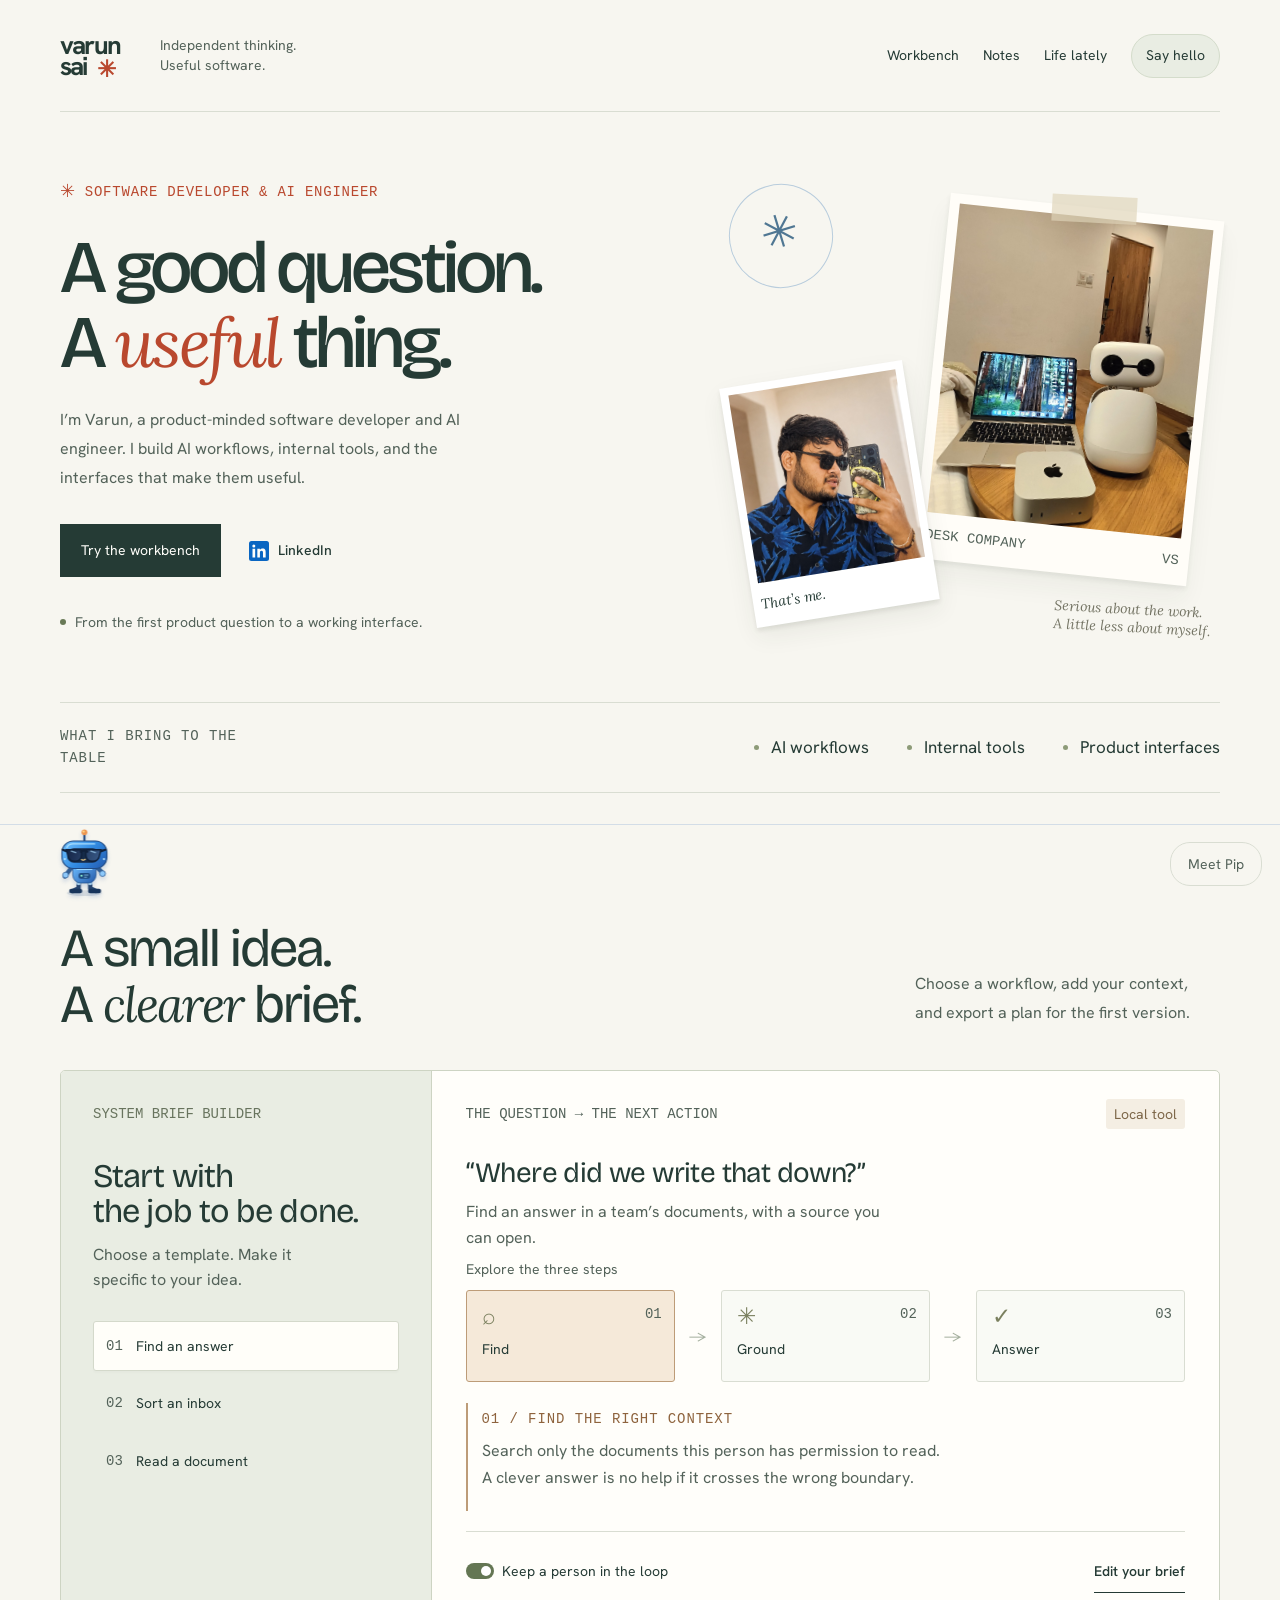
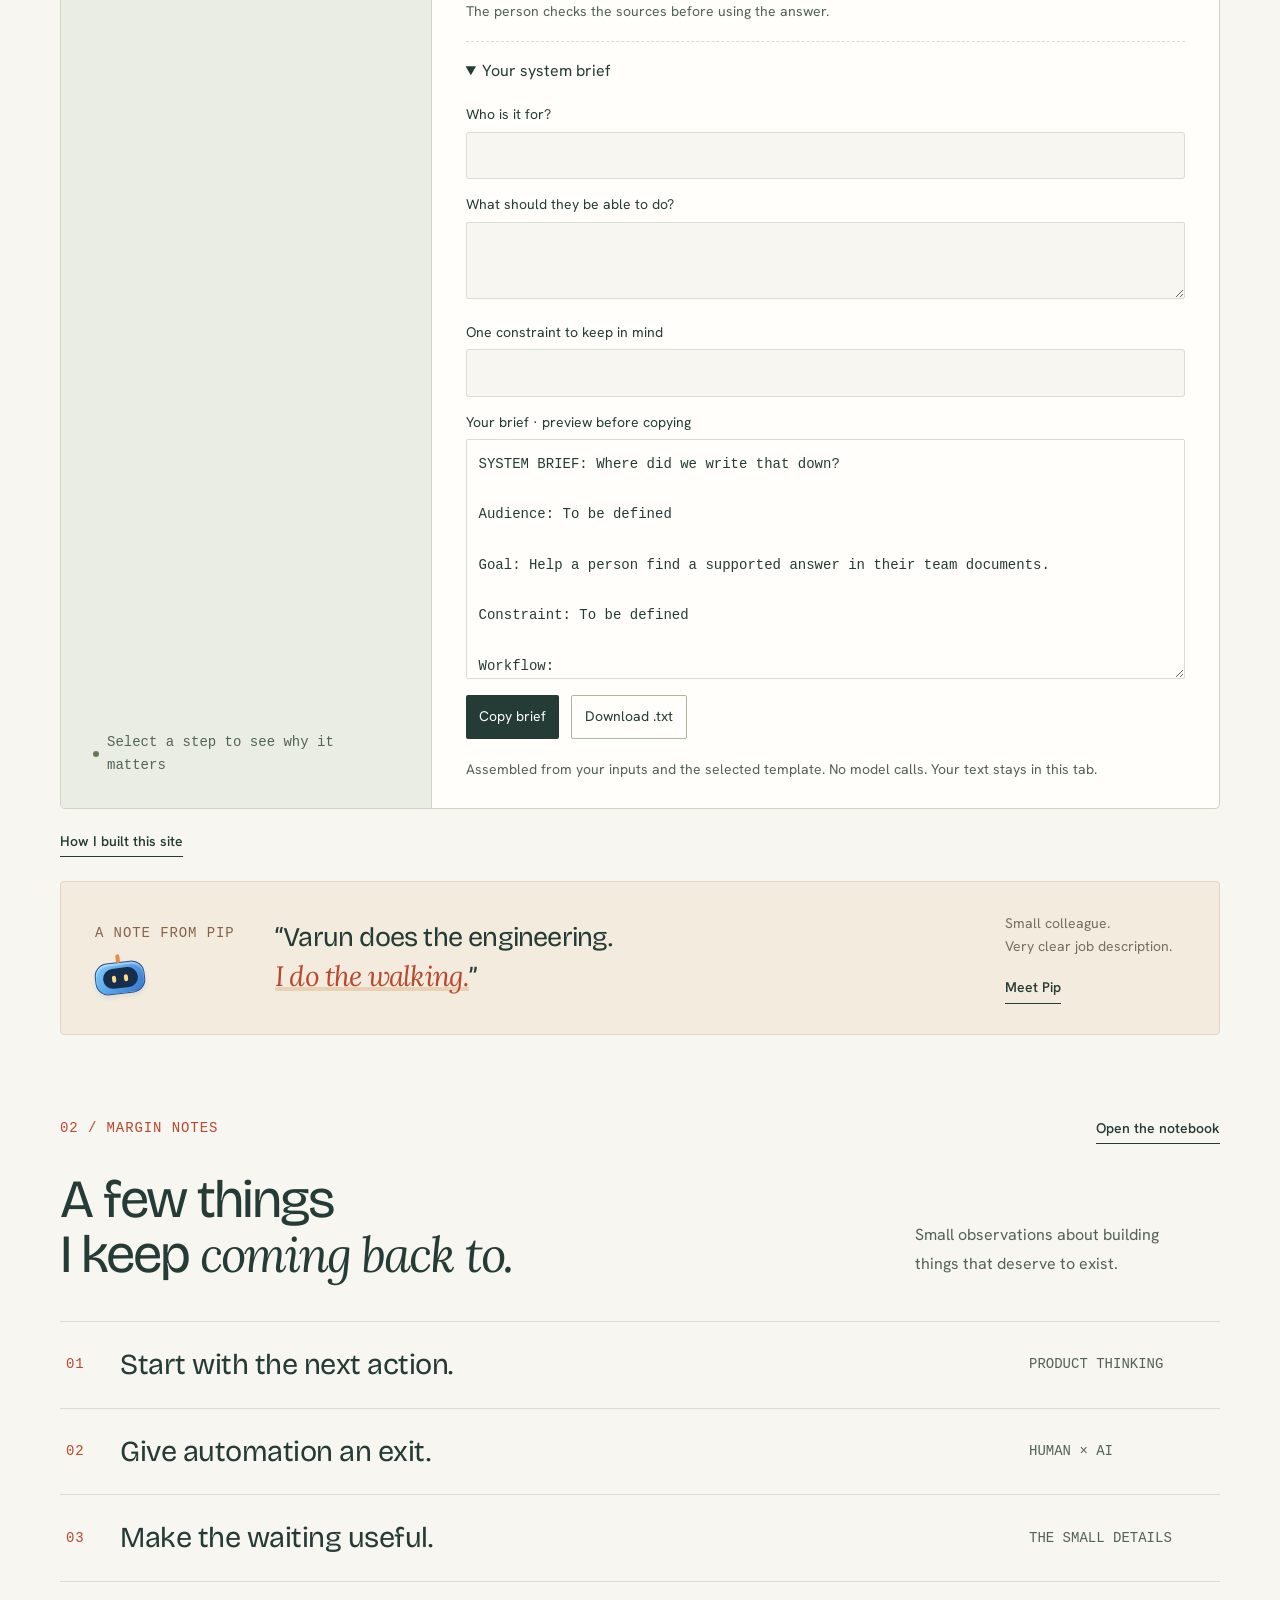
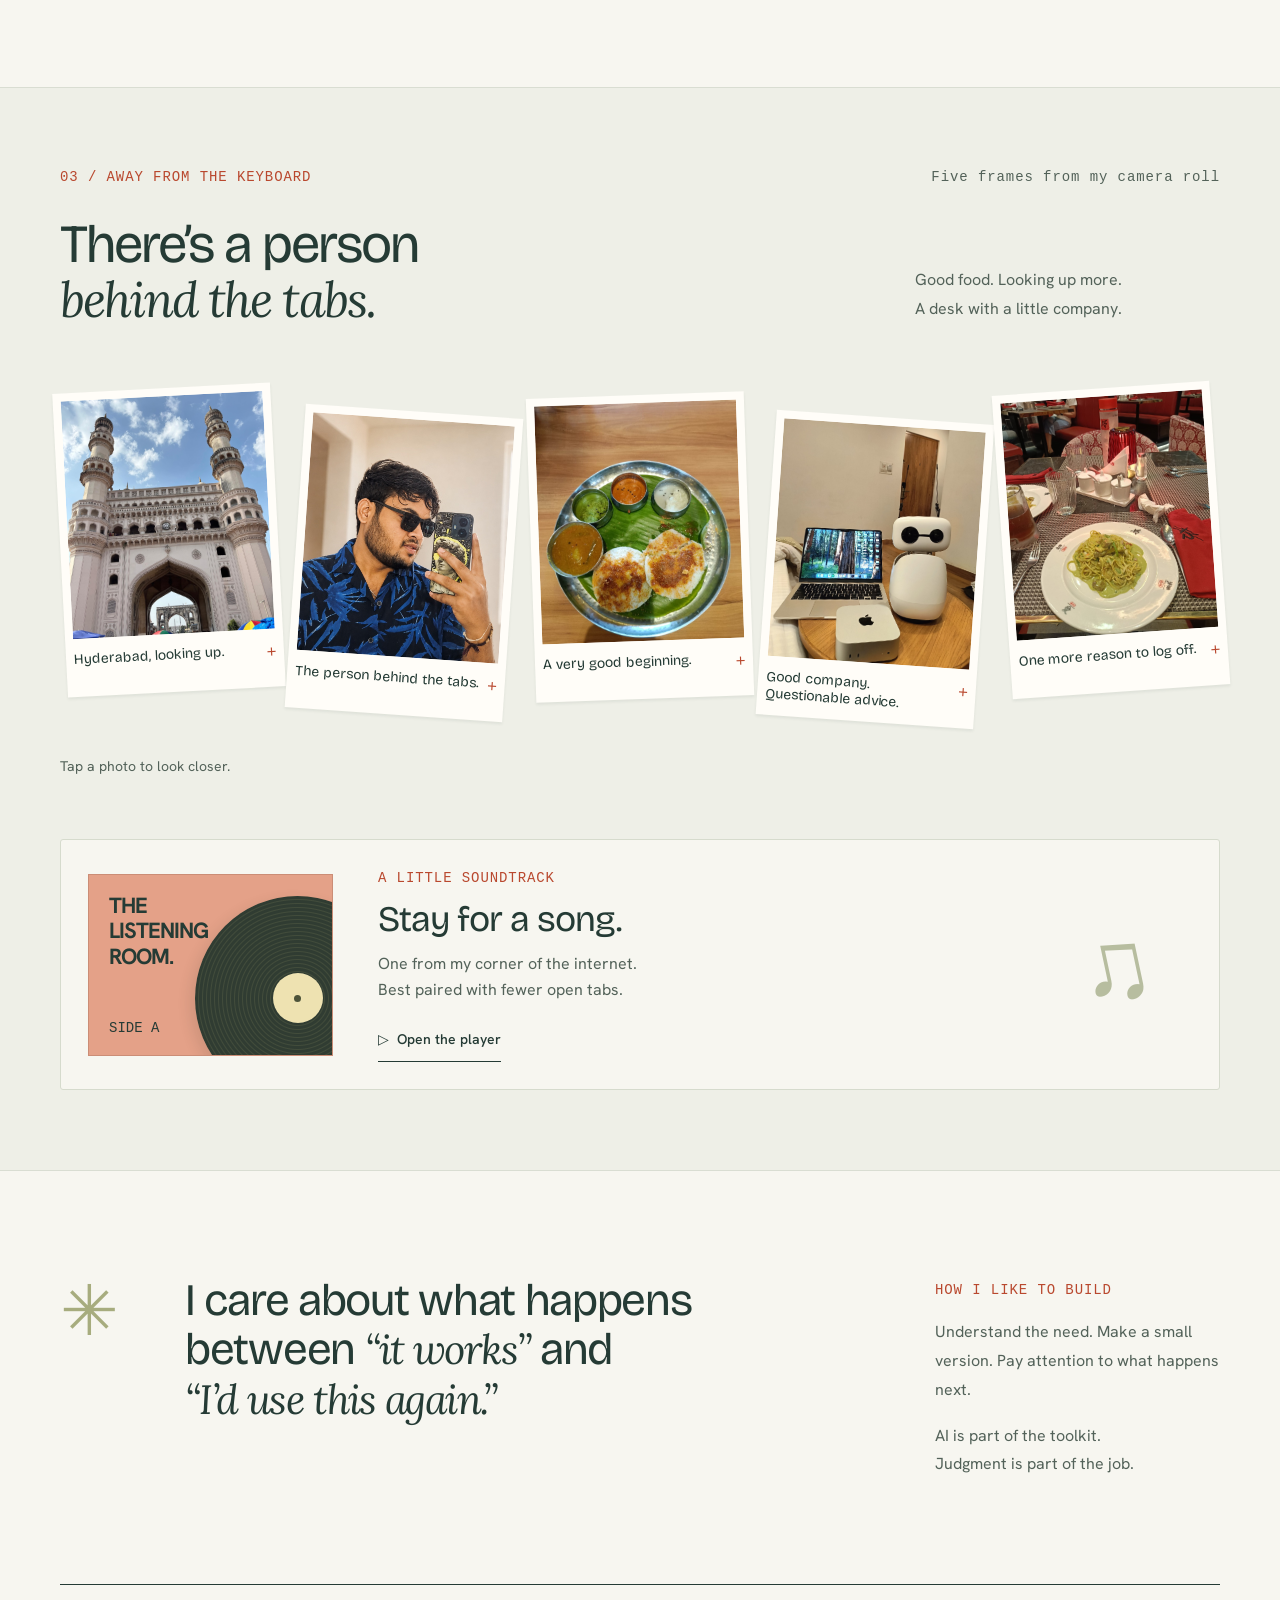
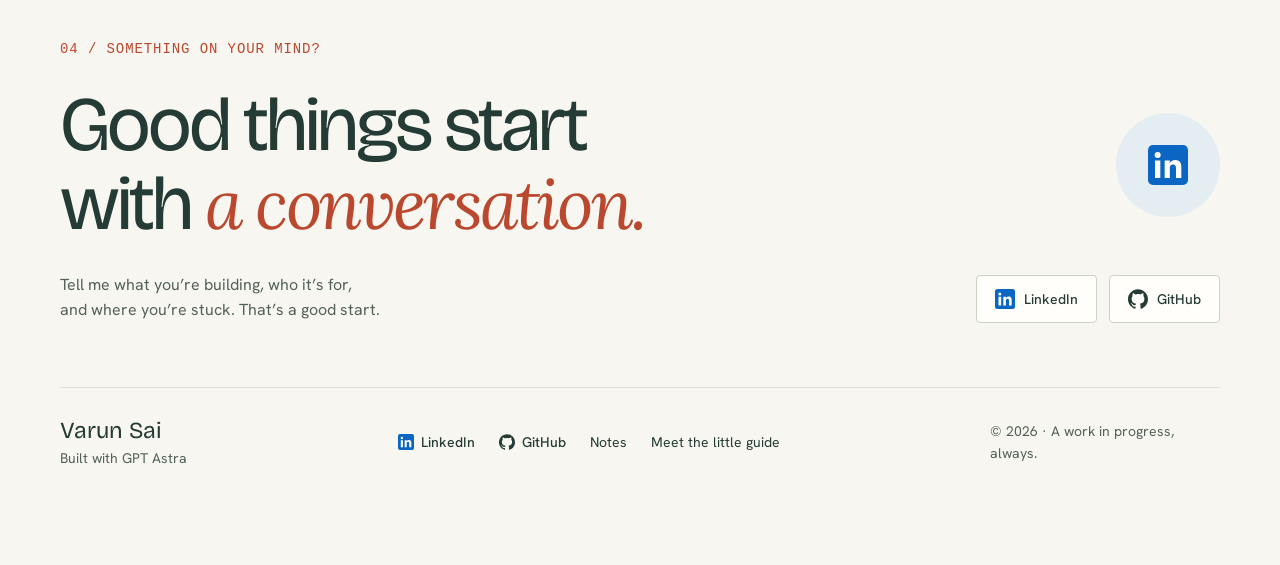
<file: index.html>
<!DOCTYPE html>
<html lang="en">
<head>
  <meta charset="UTF-8"><meta name="viewport" content="width=device-width, initial-scale=1">
  <meta name="theme-color" content="#f7f6f0">
  <meta name="description" content="Varun Sai | product-minded software developer and AI engineer. Small experiments, considered software, and a few things outside the screen.">
  <meta property="og:title" content="Varun Sai | Built with GPT Astra"><meta property="og:description" content="Product-minded software development & AI engineering. AI workflows, internal tools, and useful interfaces."><meta property="og:type" content="website">
  <meta property="og:image" content="https://varunsai.in/assets/gallery/desk-robot.jpg">
  <link rel="icon" href="/assets/favicon.svg" type="image/svg+xml">
  <link rel="preconnect" href="https://fonts.googleapis.com"><link rel="preconnect" href="https://fonts.gstatic.com" crossorigin>
  <link href="https://fonts.googleapis.com/css2?family=Bricolage+Grotesque:opsz,wght@12..96,400;12..96,500;12..96,600&family=Hanken+Grotesk:wght@400;500;600;700&family=Lora:ital,wght@1,400;1,500&display=swap" rel="stylesheet">
  <link rel="stylesheet" href="/styles.css"><script src="/script.js" defer></script>
<title>Varun Sai | Built with GPT Astra</title><link rel="canonical" href="https://varunsai.in/"></head><body><a class="skip-link" href="#main">Skip to content</a>
<header class="site-header wrap">
  <a class="wordmark" href="/" aria-label="Varun Sai home">varun<br>sai<span>✳</span></a>
  <span class="header-note">Independent thinking.<br>Useful software.</span>
  <nav aria-label="Main navigation"><a href="/#workbench">Workbench</a><a href="/notes/">Notes</a><a href="/#life">Life lately</a><a class="nav-contact" href="/#hello">Say hello</a></nav>
</header><main id="main">
<section class="hero wrap" aria-labelledby="hero-title">
  <div class="hero-copy"><p class="eyebrow"><span class="tiny-spark">✳</span> Software developer & AI engineer</p>
  <h1 id="hero-title">A good question.<br>A <em>useful</em> thing.</h1>
  <p class="hero-intro">I’m Varun, a product-minded software developer and AI engineer. I build AI workflows, internal tools, and the interfaces that make them useful.</p>
  <div class="hero-actions"><a class="button primary" href="#workbench">Try the workbench</a><a class="social-link" href="https://www.linkedin.com/in/varunsaibandi/" target="_blank" rel="noreferrer"><svg class="social-icon linkedin-icon" viewBox="0 0 24 24" aria-hidden="true" focusable="false"><rect width="24" height="24" rx="3" fill="currentColor"/><circle cx="5.8" cy="6" r="1.8" fill="var(--white)"/><path d="M4.2 9.3h3.2v10.5H4.2zM10 9.3h3.1v1.4c.6-1 1.7-1.7 3.2-1.7 3.4 0 3.7 2.2 3.7 5v5.8h-3.2v-5.2c0-1.3 0-2.9-1.8-2.9s-1.9 1.4-1.9 2.8v5.3H10z" fill="var(--white)"/></svg><span>LinkedIn</span></a></div>
  <p class="hero-footnote"><span class="status-dot"></span> From the first product question to a working interface.</p></div>
  <div class="hero-still-life" aria-label="A small glimpse of Varun’s desk and life">
    <div class="orbit-stamp" aria-hidden="true"><span>✳</span></div>
    <figure class="desk-print"><img src="/assets/gallery/desk-robot.jpg" alt="My desk, with a small robot keeping the laptop company" width="1050" height="1400" fetchpriority="high"><figcaption><span>DESK COMPANY</span><span>VS</span></figcaption></figure>
    <figure class="portrait-print"><img src="/assets/gallery/varun-portrait.jpg" alt="Varun Sai" width="788" height="1400"><figcaption>That’s me.</figcaption></figure>
    <span class="hand-note">Serious about the work.<br>A little less about myself.</span>
  </div>
</section>
<div class="intro-strip wrap" aria-label="What I can help build"><span class="mono">WHAT I BRING TO THE TABLE</span><ul class="capability-list"><li>AI workflows</li><li>Internal tools</li><li>Product interfaces</li></ul></div>
<section class="section wrap" id="workbench" aria-labelledby="workbench-title">
  <div class="section-top"><p class="eyebrow">01 / THE WORKBENCH</p><span class="mono muted">A tool you can take away</span></div>
  <div class="section-heading"><h2 id="workbench-title">A small idea.<br>A <em>clearer</em> brief.</h2><p>Choose a workflow, add your context,<br>and export a plan for the first version.</p></div>
  <div class="workbench">
    <div class="bench-sidebar"><span class="mono">SYSTEM BRIEF BUILDER</span><h3>Start with<br>the job to be done.</h3><p>Choose a template. Make it specific to your idea.</p><div class="scenario-list" role="group" aria-label="Choose a problem"><button type="button" data-scenario="search" aria-pressed="true"><span>01</span> Find an answer </button><button type="button" data-scenario="inbox" aria-pressed="false"><span>02</span> Sort an inbox </button><button type="button" data-scenario="document" aria-pressed="false"><span>03</span> Read a document </button></div><span class="bench-label"><span class="status-dot"></span> Select a step to see why it matters</span></div>
    <div class="bench-main"><div class="bench-toolbar"><span class="mono" data-scenario-label>THE QUESTION → THE NEXT ACTION</span><span class="prototype-tag">Local tool</span></div><h4 data-bench-title>“Where did we write that down?”</h4><p data-bench-description>Find an answer in a team’s documents, with a source you can open.</p>
    <p class="flow-instruction">Explore the three steps</p><div class="flow" aria-label="System steps"><button type="button" data-step="0" aria-pressed="true"><span class="step-symbol">⌕</span><span data-step-name="0">Find</span><small>01</small></button><span class="flow-arrow" aria-hidden="true">→</span><button type="button" data-step="1" aria-pressed="false"><span class="step-symbol">✳</span><span data-step-name="1">Ground</span><small>02</small></button><span class="flow-arrow" aria-hidden="true">→</span><button type="button" data-step="2" aria-pressed="false"><span class="step-symbol">✓</span><span data-step-name="2">Answer</span><small>03</small></button></div>
    <div class="step-detail" aria-live="polite"><span class="mono" data-step-label>01 / FIND THE RIGHT CONTEXT</span><p data-step-detail>Search only the documents this person has permission to read. A clever answer is no help if it crosses the wrong boundary.</p></div>
    <div class="bench-controls"><label class="approval-toggle"><input type="checkbox" data-approval checked><span class="switch" aria-hidden="true"></span> Keep a person in the loop</label><button class="text-link" type="button" data-open-brief aria-expanded="true" aria-controls="brief-editor">Edit your brief</button></div><p class="bench-footnote" data-approval-note>The person checks the sources before using the answer.</p>
    <details class="brief-editor" id="brief-editor" open><summary>Your system brief</summary><label for="brief-audience">Who is it for?</label><input id="brief-audience" type="text" maxlength="120" autocomplete="off"><label for="brief-context">What should they be able to do?</label><textarea id="brief-context" rows="2" maxlength="600" ></textarea><label for="brief-constraint">One constraint to keep in mind</label><input id="brief-constraint" type="text" maxlength="240" autocomplete="off"><label class="brief-preview-label" for="brief-preview">Your brief · preview before copying</label><textarea id="brief-preview" class="brief-preview" rows="8" readonly></textarea><div class="brief-actions"><button type="button" class="small-button" data-copy-brief>Copy brief</button><button type="button" class="small-button secondary-button" data-download-brief>Download .txt</button><span class="mono" data-copy-status role="status"></span></div></details>
    <p class="local-note">Assembled from your inputs and the selected template. No model calls. Your text stays in this tab.</p></div>
  </div><a class="build-receipt text-link" href="/debug/">How I built this site</a>
<aside class="pip-note"><div class="pip-note-label"><span class="mono">A NOTE FROM PIP</span><span class="pip-doodle" aria-hidden="true"><i></i><i></i></span></div><p>“Varun does the engineering.<br><span>I do the walking.</span>”</p><div class="pip-note-aside"><span>Small colleague.<br>Very clear job description.</span><button class="text-link" type="button" data-open-guide>Meet Pip</button></div></aside></section>
<section class="section notes-section wrap" id="notes" aria-labelledby="notes-title"><div class="section-top"><p class="eyebrow">02 / MARGIN NOTES</p><a class="text-link" href="/notes/">Open the notebook</a></div><div class="section-heading"><h2 id="notes-title">A few things<br>I keep <em>coming back to.</em></h2><p>Small observations about building<br>things that deserve to exist.</p></div>
<div class="note-list"><a class="note-row" href="/notes/#next-action"><span class="mono note-number">01</span><h3>Start with the next action.</h3><span class="note-category">PRODUCT THINKING</span></a><a class="note-row" href="/notes/#exit"><span class="mono note-number">02</span><h3>Give automation an exit.</h3><span class="note-category">HUMAN × AI</span></a><a class="note-row" href="/notes/#waiting"><span class="mono note-number">03</span><h3>Make the waiting useful.</h3><span class="note-category">THE SMALL DETAILS</span></a></div>
</section>
<section class="section life-section" id="life" aria-labelledby="life-title"><div class="wrap"><div class="section-top"><p class="eyebrow">03 / AWAY FROM THE KEYBOARD</p><span class="mono muted">Five frames from my camera roll</span></div><div class="section-heading"><h2 id="life-title">There’s a person<br><em>behind the tabs.</em></h2><p>Good food. Looking up more.<br>A desk with a little company.</p></div><div class="photo-roll"><button class="photo-item photo-0" type="button" data-photo="0" aria-label="View photo: Hyderabad, looking up."><span class="photo-image"><img src="/assets/gallery/charminar.jpg" alt="Charminar beneath a bright blue sky" loading="lazy" width="600" height="800"></span><span class="photo-caption"><span>Hyderabad, looking up.</span></span></button><button class="photo-item photo-1" type="button" data-photo="1" aria-label="View photo: The person behind the tabs."><span class="photo-image"><img src="/assets/gallery/varun-portrait.jpg" alt="Varun in sunglasses and a blue patterned shirt" loading="lazy" width="600" height="800"></span><span class="photo-caption"><span>The person behind the tabs.</span></span></button><button class="photo-item photo-2" type="button" data-photo="2" aria-label="View photo: A very good beginning."><span class="photo-image"><img src="/assets/gallery/breakfast.jpg" alt="South Indian breakfast on a banana leaf" loading="lazy" width="600" height="800"></span><span class="photo-caption"><span>A very good beginning.</span></span></button><button class="photo-item photo-3" type="button" data-photo="3" aria-label="View photo: Good company. Questionable advice."><span class="photo-image"><img src="/assets/gallery/desk-robot.jpg" alt="A small white robot beside a laptop and desktop computer" loading="lazy" width="600" height="800"></span><span class="photo-caption"><span>Good company. Questionable advice.</span></span></button><button class="photo-item photo-4" type="button" data-photo="4" aria-label="View photo: One more reason to log off."><span class="photo-image"><img src="/assets/gallery/dinner.jpg" alt="Pasta and drinks on a warmly lit dinner table" loading="lazy" width="600" height="800"></span><span class="photo-caption"><span>One more reason to log off.</span></span></button></div><div class="gallery-tools"><p class="gallery-hint">Tap a photo to look closer.<span class="swipe-hint"> Swipe to see all five.</span></p><div class="gallery-navigation" aria-label="Photo roll controls" hidden><button type="button" data-roll-prev aria-label="Previous photo in the roll">Previous</button><span class="mono" data-roll-count role="status">01 / 05</span><button type="button" data-roll-next aria-label="Next photo in the roll">Next</button></div></div>
<div class="music-card"><div class="record-sleeve" aria-hidden="true"><span>THE<br>LISTENING<br>ROOM.</span><div class="record"><i></i></div><span class="record-edition">SIDE A</span></div><div class="music-copy"><p class="eyebrow">A LITTLE SOUNDTRACK</p><h3>Stay for a song.</h3><p>One from my corner of the internet.<br>Best paired with fewer open tabs.</p><button type="button" class="text-link" data-music-open aria-expanded="false" aria-controls="music-player"><span aria-hidden="true">▷</span> Open the player</button></div><span class="music-mark" aria-hidden="true">♫</span><div id="music-player" class="music-player" hidden><div class="player-heading"><span class="mono">VARUN’S PICK · SPOTIFY</span><button class="icon-button" type="button" data-music-close aria-label="Close Spotify player">×</button></div><div data-spotify-mount></div><a href="https://open.spotify.com/track/0HE9a9ndSFMCELuobaW5yK" target="_blank" rel="noreferrer">Open in Spotify</a></div></div>
</div></section>
<section class="about-section wrap"><span class="about-star" aria-hidden="true">✳</span><p>I care about what happens<br>between <em>“it works”</em> and<br><em>“I’d use this again.”</em></p><div class="about-aside"><span class="mono">HOW I LIKE TO BUILD</span><p>Understand the need. Make a small version. Pay attention to what happens next.</p><p>AI is part of the toolkit.<br>Judgment is part of the job.</p></div></section>
<section class="contact-section wrap" id="hello"><p class="eyebrow">04 / SOMETHING ON YOUR MIND?</p><div class="contact-heading"><h2>Good things start<br>with <em>a conversation.</em></h2><a class="contact-arrow" href="https://www.linkedin.com/in/varunsaibandi/" target="_blank" rel="noreferrer" aria-label="Start a conversation with Varun on LinkedIn"><svg class="social-icon linkedin-icon" viewBox="0 0 24 24" aria-hidden="true" focusable="false"><rect width="24" height="24" rx="3" fill="currentColor"/><circle cx="5.8" cy="6" r="1.8" fill="var(--white)"/><path d="M4.2 9.3h3.2v10.5H4.2zM10 9.3h3.1v1.4c.6-1 1.7-1.7 3.2-1.7 3.4 0 3.7 2.2 3.7 5v5.8h-3.2v-5.2c0-1.3 0-2.9-1.8-2.9s-1.9 1.4-1.9 2.8v5.3H10z" fill="var(--white)"/></svg></a></div><div class="contact-bottom"><p>Tell me what you’re building, who it’s for,<br>and where you’re stuck. That’s a good start.</p><div class="contact-socials"><a class="social-link" href="https://www.linkedin.com/in/varunsaibandi/" target="_blank" rel="noreferrer"><svg class="social-icon linkedin-icon" viewBox="0 0 24 24" aria-hidden="true" focusable="false"><rect width="24" height="24" rx="3" fill="currentColor"/><circle cx="5.8" cy="6" r="1.8" fill="var(--white)"/><path d="M4.2 9.3h3.2v10.5H4.2zM10 9.3h3.1v1.4c.6-1 1.7-1.7 3.2-1.7 3.4 0 3.7 2.2 3.7 5v5.8h-3.2v-5.2c0-1.3 0-2.9-1.8-2.9s-1.9 1.4-1.9 2.8v5.3H10z" fill="var(--white)"/></svg><span>LinkedIn</span></a><a class="social-link" href="https://github.com/JustVarunsai" target="_blank" rel="noreferrer"><svg class="social-icon github-icon" viewBox="0 0 24 24" aria-hidden="true" focusable="false"><path fill="currentColor" d="M12 .297C5.37.297 0 5.67 0 12.297c0 5.303 3.438 9.8 8.205 11.385.6.113.82-.258.82-.577 0-.285-.01-1.04-.015-2.04-3.338.724-4.043-1.61-4.043-1.61-.546-1.387-1.333-1.756-1.333-1.756-1.09-.745.083-.729.083-.729 1.205.084 1.839 1.237 1.839 1.237 1.07 1.835 2.809 1.305 3.495.998.108-.776.418-1.305.762-1.605-2.665-.3-5.467-1.333-5.467-5.931 0-1.31.469-2.381 1.236-3.221-.124-.303-.536-1.524.117-3.176 0 0 1.008-.322 3.301 1.23a11.52 11.52 0 0 1 3.003-.404c1.02.005 2.047.138 3.006.404 2.291-1.552 3.297-1.23 3.297-1.23.653 1.652.242 2.873.118 3.176.77.84 1.235 1.911 1.235 3.221 0 4.61-2.807 5.628-5.479 5.921.43.372.823 1.102.823 2.222 0 1.606-.015 2.898-.015 3.293 0 .322.216.694.825.576C20.565 22.092 24 17.595 24 12.297c0-6.627-5.373-12-12-12"/></svg><span>GitHub</span></a></div></div></section>
</main><footer class="site-footer wrap"><a class="footer-signature" href="/">Varun Sai<span>Built with GPT Astra</span></a><div class="footer-links"><a class="social-link" href="https://www.linkedin.com/in/varunsaibandi/" target="_blank" rel="noreferrer"><svg class="social-icon linkedin-icon" viewBox="0 0 24 24" aria-hidden="true" focusable="false"><rect width="24" height="24" rx="3" fill="currentColor"/><circle cx="5.8" cy="6" r="1.8" fill="var(--white)"/><path d="M4.2 9.3h3.2v10.5H4.2zM10 9.3h3.1v1.4c.6-1 1.7-1.7 3.2-1.7 3.4 0 3.7 2.2 3.7 5v5.8h-3.2v-5.2c0-1.3 0-2.9-1.8-2.9s-1.9 1.4-1.9 2.8v5.3H10z" fill="var(--white)"/></svg><span>LinkedIn</span></a><a class="social-link" href="https://github.com/JustVarunsai" target="_blank" rel="noreferrer"><svg class="social-icon github-icon" viewBox="0 0 24 24" aria-hidden="true" focusable="false"><path fill="currentColor" d="M12 .297C5.37.297 0 5.67 0 12.297c0 5.303 3.438 9.8 8.205 11.385.6.113.82-.258.82-.577 0-.285-.01-1.04-.015-2.04-3.338.724-4.043-1.61-4.043-1.61-.546-1.387-1.333-1.756-1.333-1.756-1.09-.745.083-.729.083-.729 1.205.084 1.839 1.237 1.839 1.237 1.07 1.835 2.809 1.305 3.495.998.108-.776.418-1.305.762-1.605-2.665-.3-5.467-1.333-5.467-5.931 0-1.31.469-2.381 1.236-3.221-.124-.303-.536-1.524.117-3.176 0 0 1.008-.322 3.301 1.23a11.52 11.52 0 0 1 3.003-.404c1.02.005 2.047.138 3.006.404 2.291-1.552 3.297-1.23 3.297-1.23.653 1.652.242 2.873.118 3.176.77.84 1.235 1.911 1.235 3.221 0 4.61-2.807 5.628-5.479 5.921.43.372.823 1.102.823 2.222 0 1.606-.015 2.898-.015 3.293 0 .322.216.694.825.576C20.565 22.092 24 17.595 24 12.297c0-6.627-5.373-12-12-12"/></svg><span>GitHub</span></a><a href="/notes/">Notes</a><button type="button" data-open-guide>Meet the little guide</button></div><span class="copyright">© <span data-year>2026</span> · A work in progress, always.</span></footer></body></html>
</file>
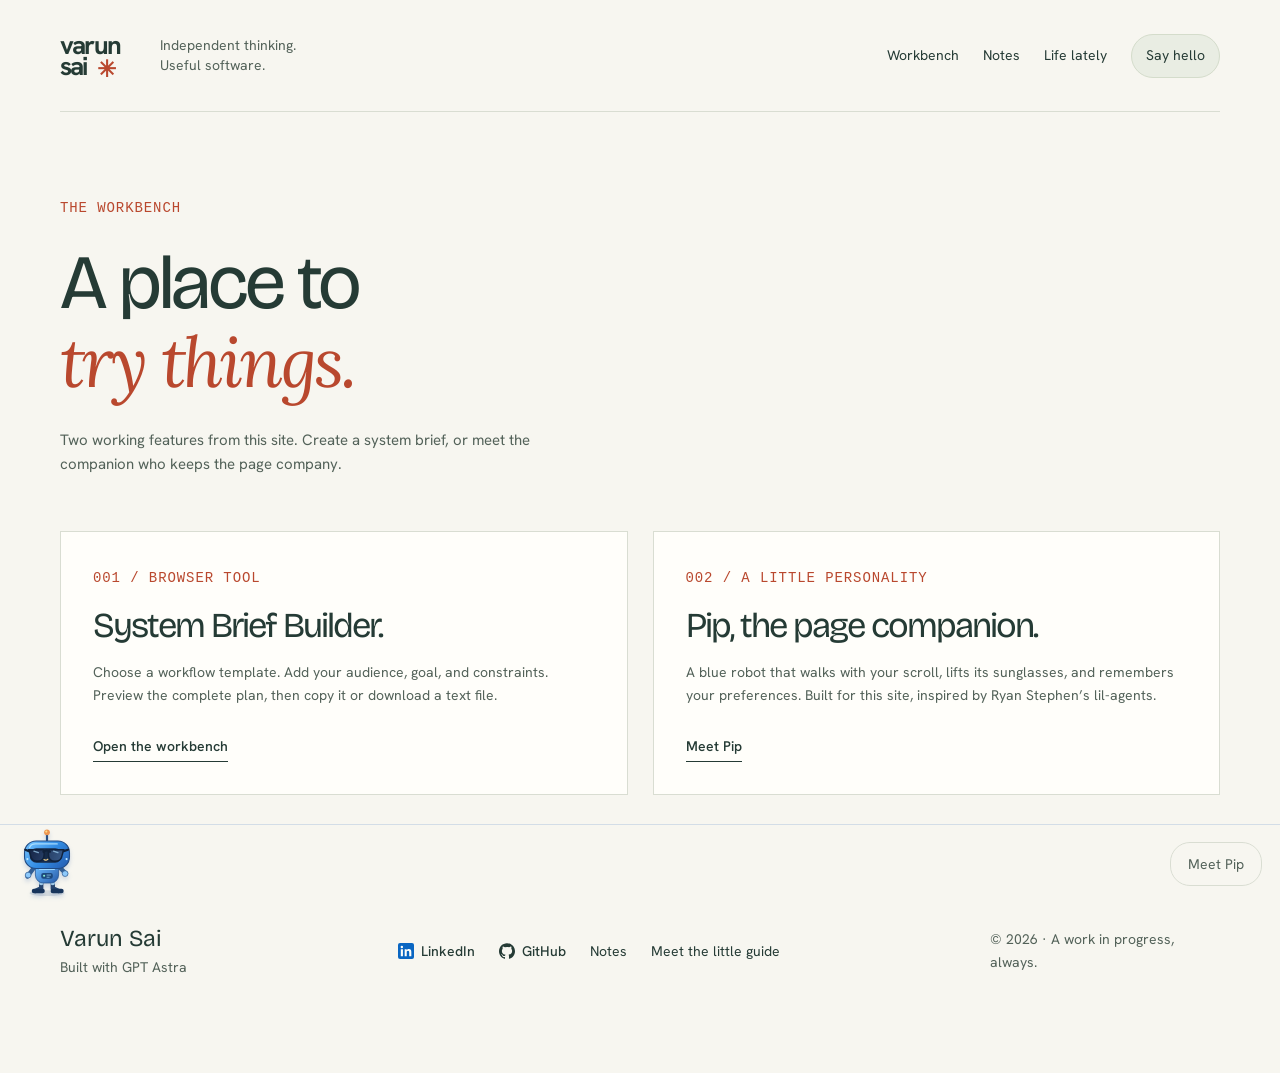
<file: builds/index.html>
<!DOCTYPE html>
<html lang="en">
<head>
  <meta charset="UTF-8"><meta name="viewport" content="width=device-width, initial-scale=1">
  <meta name="theme-color" content="#f7f6f0">
  <meta name="description" content="Small interactive experiments by Varun Sai, exploring AI workflows and product decisions.">
  <meta property="og:title" content="Varun Sai | Built with GPT Astra"><meta property="og:description" content="Product-minded software development & AI engineering. AI workflows, internal tools, and useful interfaces."><meta property="og:type" content="website">
  <meta property="og:image" content="https://varunsai.in/assets/gallery/desk-robot.jpg">
  <link rel="icon" href="/assets/favicon.svg" type="image/svg+xml">
  <link rel="preconnect" href="https://fonts.googleapis.com"><link rel="preconnect" href="https://fonts.gstatic.com" crossorigin>
  <link href="https://fonts.googleapis.com/css2?family=Bricolage+Grotesque:opsz,wght@12..96,400;12..96,500;12..96,600&family=Hanken+Grotesk:wght@400;500;600;700&family=Lora:ital,wght@1,400;1,500&display=swap" rel="stylesheet">
  <link rel="stylesheet" href="/styles.css"><script src="/script.js" defer></script>
<title>Workbench | Varun Sai</title><link rel="canonical" href="https://varunsai.in/builds/"></head><body><a class="skip-link" href="#main">Skip to content</a>
<header class="site-header wrap">
  <a class="wordmark" href="/" aria-label="Varun Sai home">varun<br>sai<span>✳</span></a>
  <span class="header-note">Independent thinking.<br>Useful software.</span>
  <nav aria-label="Main navigation"><a href="/#workbench">Workbench</a><a href="/notes/">Notes</a><a href="/#life">Life lately</a><a class="nav-contact" href="/#hello">Say hello</a></nav>
</header><main id="main" class="wrap"><section class="page-intro"><p class="eyebrow">THE WORKBENCH</p><h1>A place to<br><em>try things.</em></h1><p>Two working features from this site. Create a system brief, or meet the companion who keeps the page company.</p></section><div class="archive-list"><article class="archive-card"><span class="eyebrow">001 / BROWSER TOOL</span><h2>System Brief Builder.</h2><p>Choose a workflow template. Add your audience, goal, and constraints. Preview the complete plan, then copy it or download a text file.</p><a class="text-link" href="/#workbench">Open the workbench</a></article><article class="archive-card"><span class="eyebrow">002 / A LITTLE PERSONALITY</span><h2>Pip, the page companion.</h2><p>A blue robot that walks with your scroll, lifts its sunglasses, and remembers your preferences. Built for this site, inspired by Ryan Stephen’s lil-agents.</p><button type="button" class="text-link" data-open-guide>Meet Pip</button></article></div></main><footer class="site-footer wrap"><a class="footer-signature" href="/">Varun Sai<span>Built with GPT Astra</span></a><div class="footer-links"><a class="social-link" href="https://www.linkedin.com/in/varunsaibandi/" target="_blank" rel="noreferrer"><svg class="social-icon linkedin-icon" viewBox="0 0 24 24" aria-hidden="true" focusable="false"><rect width="24" height="24" rx="3" fill="currentColor"/><circle cx="5.8" cy="6" r="1.8" fill="var(--white)"/><path d="M4.2 9.3h3.2v10.5H4.2zM10 9.3h3.1v1.4c.6-1 1.7-1.7 3.2-1.7 3.4 0 3.7 2.2 3.7 5v5.8h-3.2v-5.2c0-1.3 0-2.9-1.8-2.9s-1.9 1.4-1.9 2.8v5.3H10z" fill="var(--white)"/></svg><span>LinkedIn</span></a><a class="social-link" href="https://github.com/JustVarunsai" target="_blank" rel="noreferrer"><svg class="social-icon github-icon" viewBox="0 0 24 24" aria-hidden="true" focusable="false"><path fill="currentColor" d="M12 .297C5.37.297 0 5.67 0 12.297c0 5.303 3.438 9.8 8.205 11.385.6.113.82-.258.82-.577 0-.285-.01-1.04-.015-2.04-3.338.724-4.043-1.61-4.043-1.61-.546-1.387-1.333-1.756-1.333-1.756-1.09-.745.083-.729.083-.729 1.205.084 1.839 1.237 1.839 1.237 1.07 1.835 2.809 1.305 3.495.998.108-.776.418-1.305.762-1.605-2.665-.3-5.467-1.333-5.467-5.931 0-1.31.469-2.381 1.236-3.221-.124-.303-.536-1.524.117-3.176 0 0 1.008-.322 3.301 1.23a11.52 11.52 0 0 1 3.003-.404c1.02.005 2.047.138 3.006.404 2.291-1.552 3.297-1.23 3.297-1.23.653 1.652.242 2.873.118 3.176.77.84 1.235 1.911 1.235 3.221 0 4.61-2.807 5.628-5.479 5.921.43.372.823 1.102.823 2.222 0 1.606-.015 2.898-.015 3.293 0 .322.216.694.825.576C20.565 22.092 24 17.595 24 12.297c0-6.627-5.373-12-12-12"/></svg><span>GitHub</span></a><a href="/notes/">Notes</a><button type="button" data-open-guide>Meet the little guide</button></div><span class="copyright">© <span data-year>2026</span> · A work in progress, always.</span></footer></body></html>
</file>
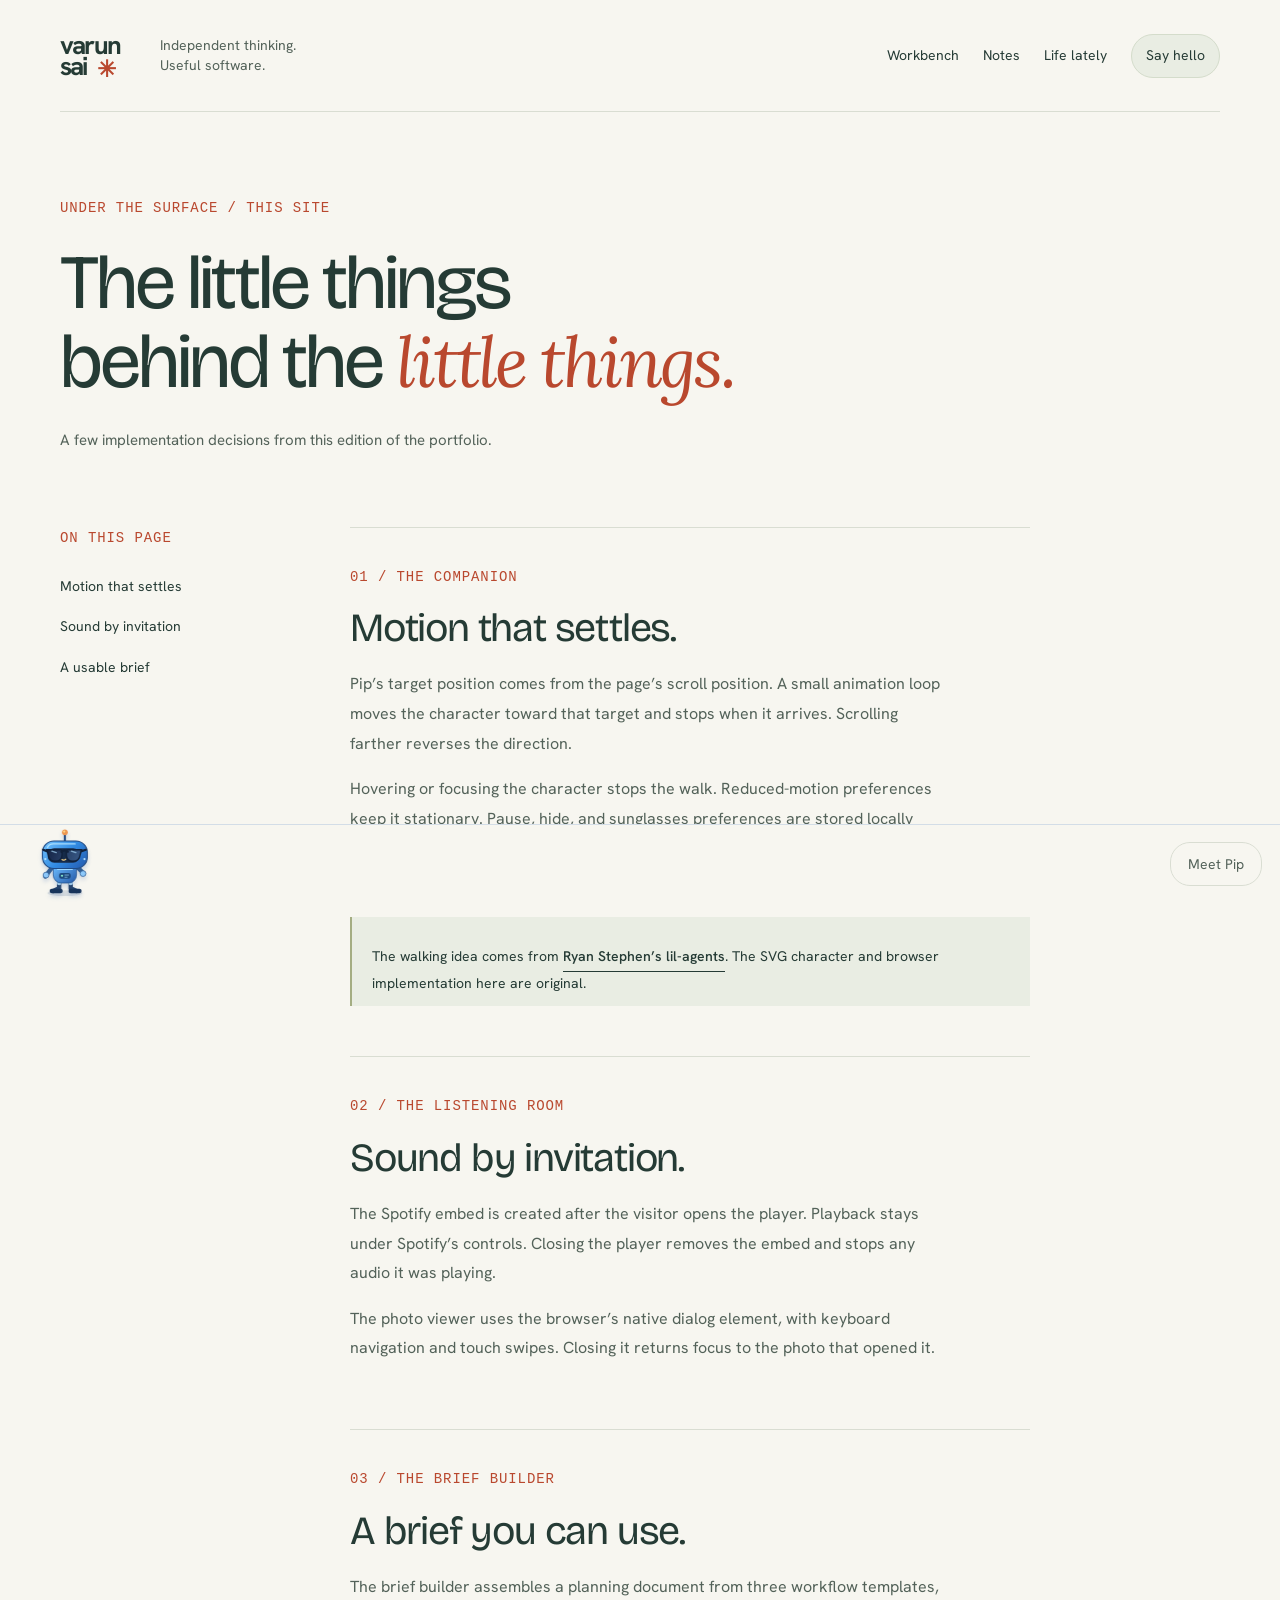
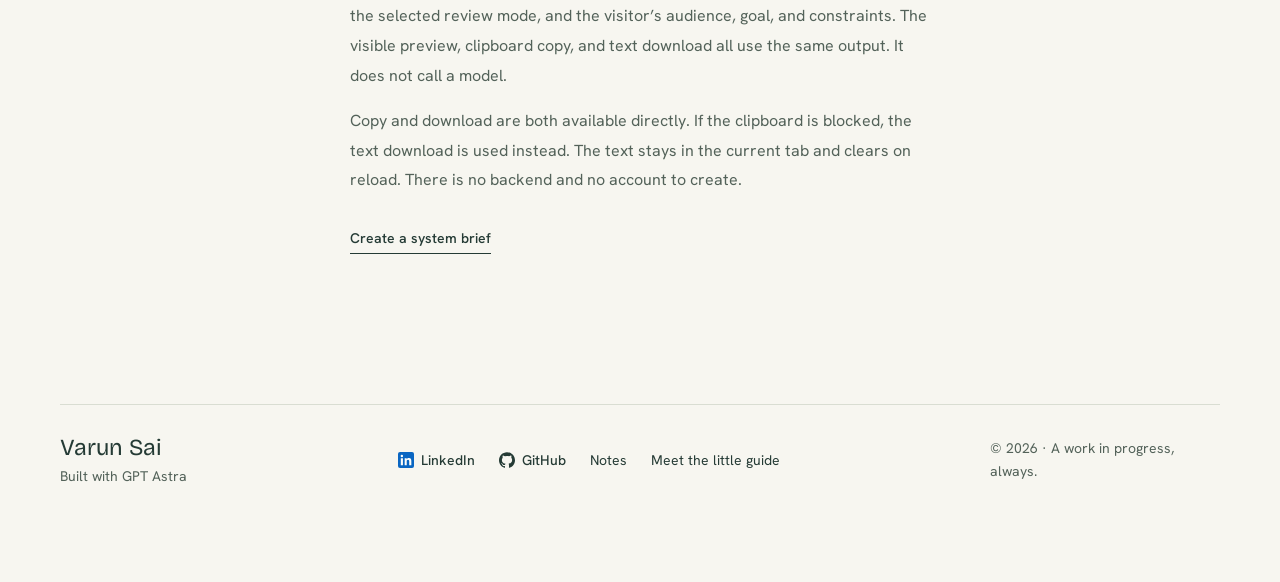
<file: debug/index.html>
<!DOCTYPE html>
<html lang="en">
<head>
  <meta charset="UTF-8"><meta name="viewport" content="width=device-width, initial-scale=1">
  <meta name="theme-color" content="#f7f6f0">
  <meta name="description" content="Implementation notes on Varun Sai’s personal portfolio.">
  <meta property="og:title" content="Varun Sai | Built with GPT Astra"><meta property="og:description" content="Product-minded software development & AI engineering. AI workflows, internal tools, and useful interfaces."><meta property="og:type" content="website">
  <meta property="og:image" content="https://varunsai.in/assets/gallery/desk-robot.jpg">
  <link rel="icon" href="/assets/favicon.svg" type="image/svg+xml">
  <link rel="preconnect" href="https://fonts.googleapis.com"><link rel="preconnect" href="https://fonts.gstatic.com" crossorigin>
  <link href="https://fonts.googleapis.com/css2?family=Bricolage+Grotesque:opsz,wght@12..96,400;12..96,500;12..96,600&family=Hanken+Grotesk:wght@400;500;600;700&family=Lora:ital,wght@1,400;1,500&display=swap" rel="stylesheet">
  <link rel="stylesheet" href="/styles.css"><script src="/script.js" defer></script>
<title>Under the surface | Varun Sai</title><link rel="canonical" href="https://varunsai.in/debug/"></head><body><a class="skip-link" href="#main">Skip to content</a>
<header class="site-header wrap">
  <a class="wordmark" href="/" aria-label="Varun Sai home">varun<br>sai<span>✳</span></a>
  <span class="header-note">Independent thinking.<br>Useful software.</span>
  <nav aria-label="Main navigation"><a href="/#workbench">Workbench</a><a href="/notes/">Notes</a><a href="/#life">Life lately</a><a class="nav-contact" href="/#hello">Say hello</a></nav>
</header><main id="main" class="wrap"><section class="page-intro"><p class="eyebrow">UNDER THE SURFACE / THIS SITE</p><h1>The little things<br>behind the <em>little things.</em></h1><p>A few implementation decisions from this edition of the portfolio.</p></section><div class="article-layout"><nav class="article-nav" aria-label="Implementation notes"><span class="mono">ON THIS PAGE</span><a href="#motion">Motion that settles</a><a href="#sound">Sound by invitation</a><a href="#local">A usable brief</a></nav><div><article class="essay" id="motion"><span class="eyebrow">01 / THE COMPANION</span><h2>Motion that settles.</h2><p>Pip’s target position comes from the page’s scroll position. A small animation loop moves the character toward that target and stops when it arrives. Scrolling farther reverses the direction.</p><p>Hovering or focusing the character stops the walk. Reduced-motion preferences keep it stationary. Pause, hide, and sunglasses preferences are stored locally when browser storage is available. Pip walks within a dedicated bottom strip, with blue shading to stand out against the page.</p><aside>The walking idea comes from <a class="text-link" href="https://github.com/ryanstephen/lil-agents" target="_blank" rel="noreferrer">Ryan Stephen’s lil-agents</a>. The SVG character and browser implementation here are original.</aside></article><article class="essay" id="sound"><span class="eyebrow">02 / THE LISTENING ROOM</span><h2>Sound by invitation.</h2><p>The Spotify embed is created after the visitor opens the player. Playback stays under Spotify’s controls. Closing the player removes the embed and stops any audio it was playing.</p><p>The photo viewer uses the browser’s native dialog element, with keyboard navigation and touch swipes. Closing it returns focus to the photo that opened it.</p></article><article class="essay" id="local"><span class="eyebrow">03 / THE BRIEF BUILDER</span><h2>A brief you can use.</h2><p>The brief builder assembles a planning document from three workflow templates, the selected review mode, and the visitor’s audience, goal, and constraints. The visible preview, clipboard copy, and text download all use the same output. It does not call a model.</p><p>Copy and download are both available directly. If the clipboard is blocked, the text download is used instead. The text stays in the current tab and clears on reload. There is no backend and no account to create.</p><a class="text-link" href="/#workbench">Create a system brief</a></article></div></div></main><footer class="site-footer wrap"><a class="footer-signature" href="/">Varun Sai<span>Built with GPT Astra</span></a><div class="footer-links"><a class="social-link" href="https://www.linkedin.com/in/varunsaibandi/" target="_blank" rel="noreferrer"><svg class="social-icon linkedin-icon" viewBox="0 0 24 24" aria-hidden="true" focusable="false"><rect width="24" height="24" rx="3" fill="currentColor"/><circle cx="5.8" cy="6" r="1.8" fill="var(--white)"/><path d="M4.2 9.3h3.2v10.5H4.2zM10 9.3h3.1v1.4c.6-1 1.7-1.7 3.2-1.7 3.4 0 3.7 2.2 3.7 5v5.8h-3.2v-5.2c0-1.3 0-2.9-1.8-2.9s-1.9 1.4-1.9 2.8v5.3H10z" fill="var(--white)"/></svg><span>LinkedIn</span></a><a class="social-link" href="https://github.com/JustVarunsai" target="_blank" rel="noreferrer"><svg class="social-icon github-icon" viewBox="0 0 24 24" aria-hidden="true" focusable="false"><path fill="currentColor" d="M12 .297C5.37.297 0 5.67 0 12.297c0 5.303 3.438 9.8 8.205 11.385.6.113.82-.258.82-.577 0-.285-.01-1.04-.015-2.04-3.338.724-4.043-1.61-4.043-1.61-.546-1.387-1.333-1.756-1.333-1.756-1.09-.745.083-.729.083-.729 1.205.084 1.839 1.237 1.839 1.237 1.07 1.835 2.809 1.305 3.495.998.108-.776.418-1.305.762-1.605-2.665-.3-5.467-1.333-5.467-5.931 0-1.31.469-2.381 1.236-3.221-.124-.303-.536-1.524.117-3.176 0 0 1.008-.322 3.301 1.23a11.52 11.52 0 0 1 3.003-.404c1.02.005 2.047.138 3.006.404 2.291-1.552 3.297-1.23 3.297-1.23.653 1.652.242 2.873.118 3.176.77.84 1.235 1.911 1.235 3.221 0 4.61-2.807 5.628-5.479 5.921.43.372.823 1.102.823 2.222 0 1.606-.015 2.898-.015 3.293 0 .322.216.694.825.576C20.565 22.092 24 17.595 24 12.297c0-6.627-5.373-12-12-12"/></svg><span>GitHub</span></a><a href="/notes/">Notes</a><button type="button" data-open-guide>Meet the little guide</button></div><span class="copyright">© <span data-year>2026</span> · A work in progress, always.</span></footer></body></html>
</file>
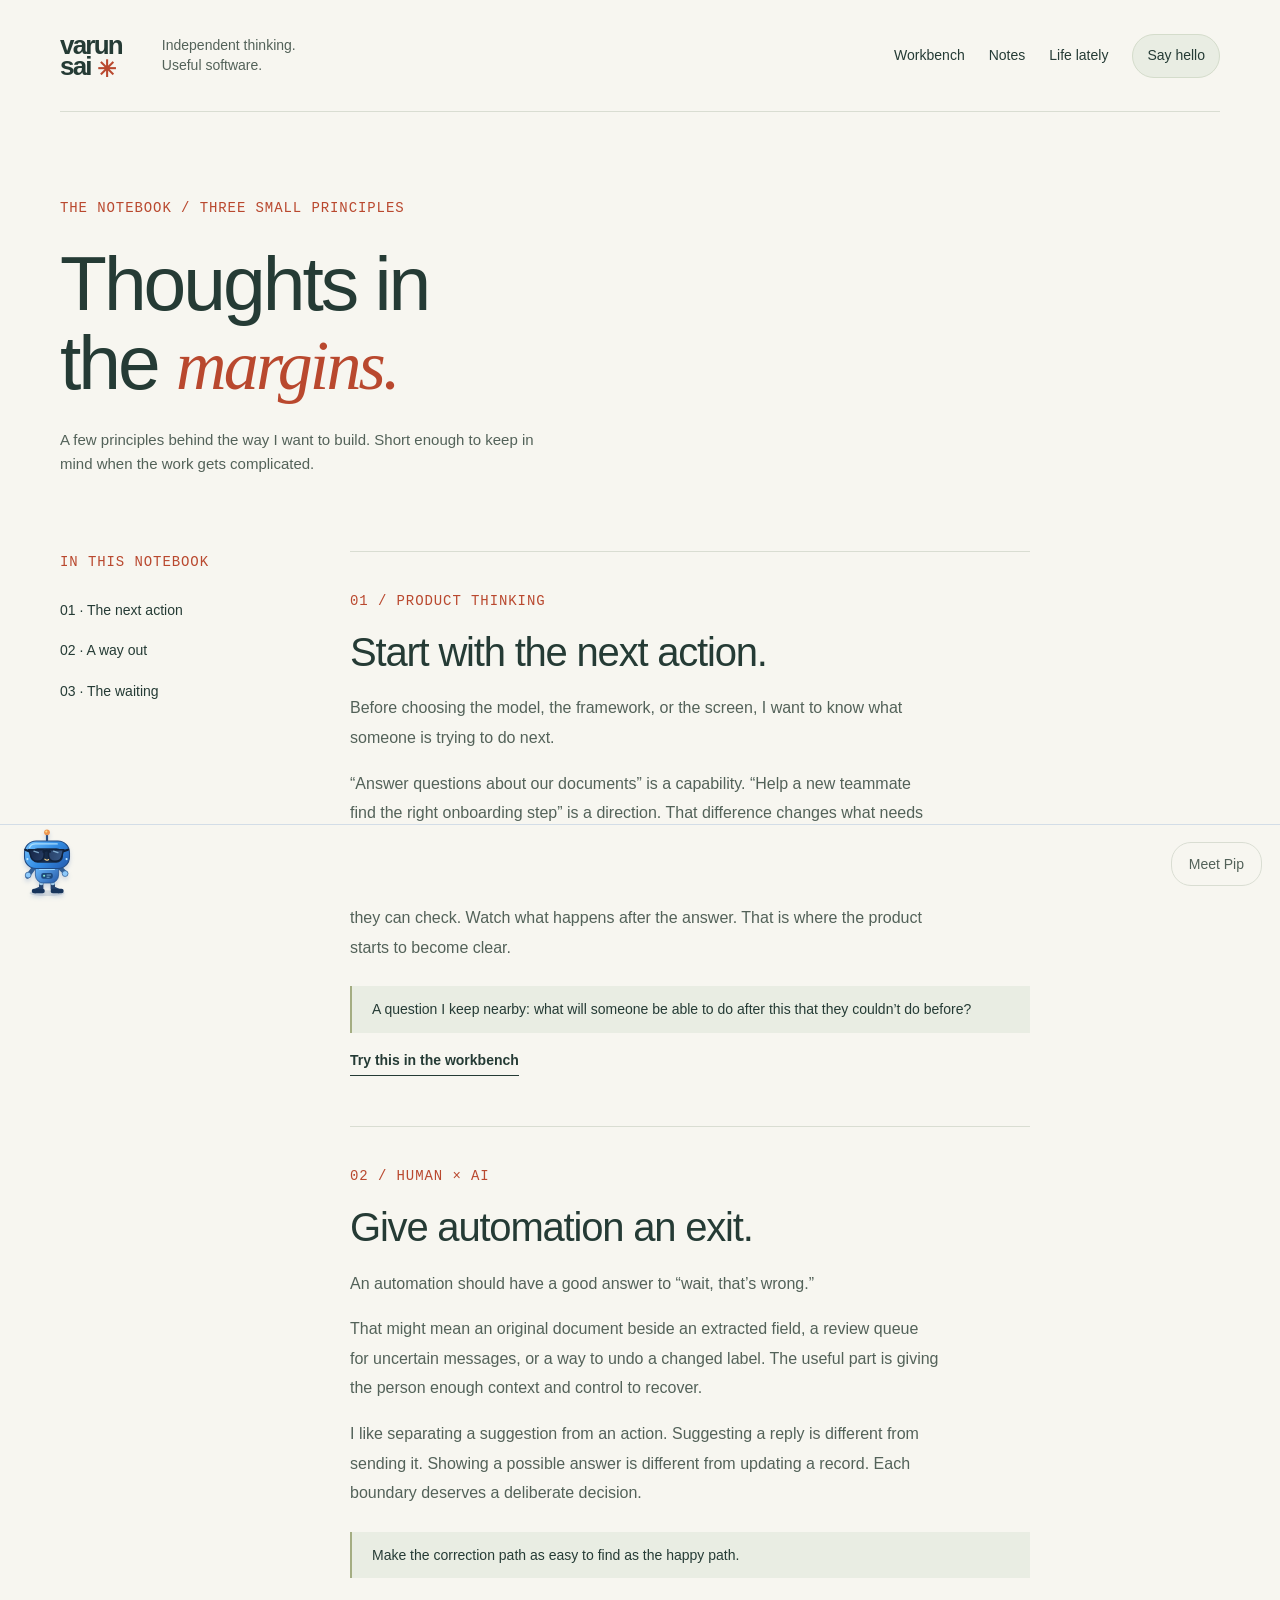
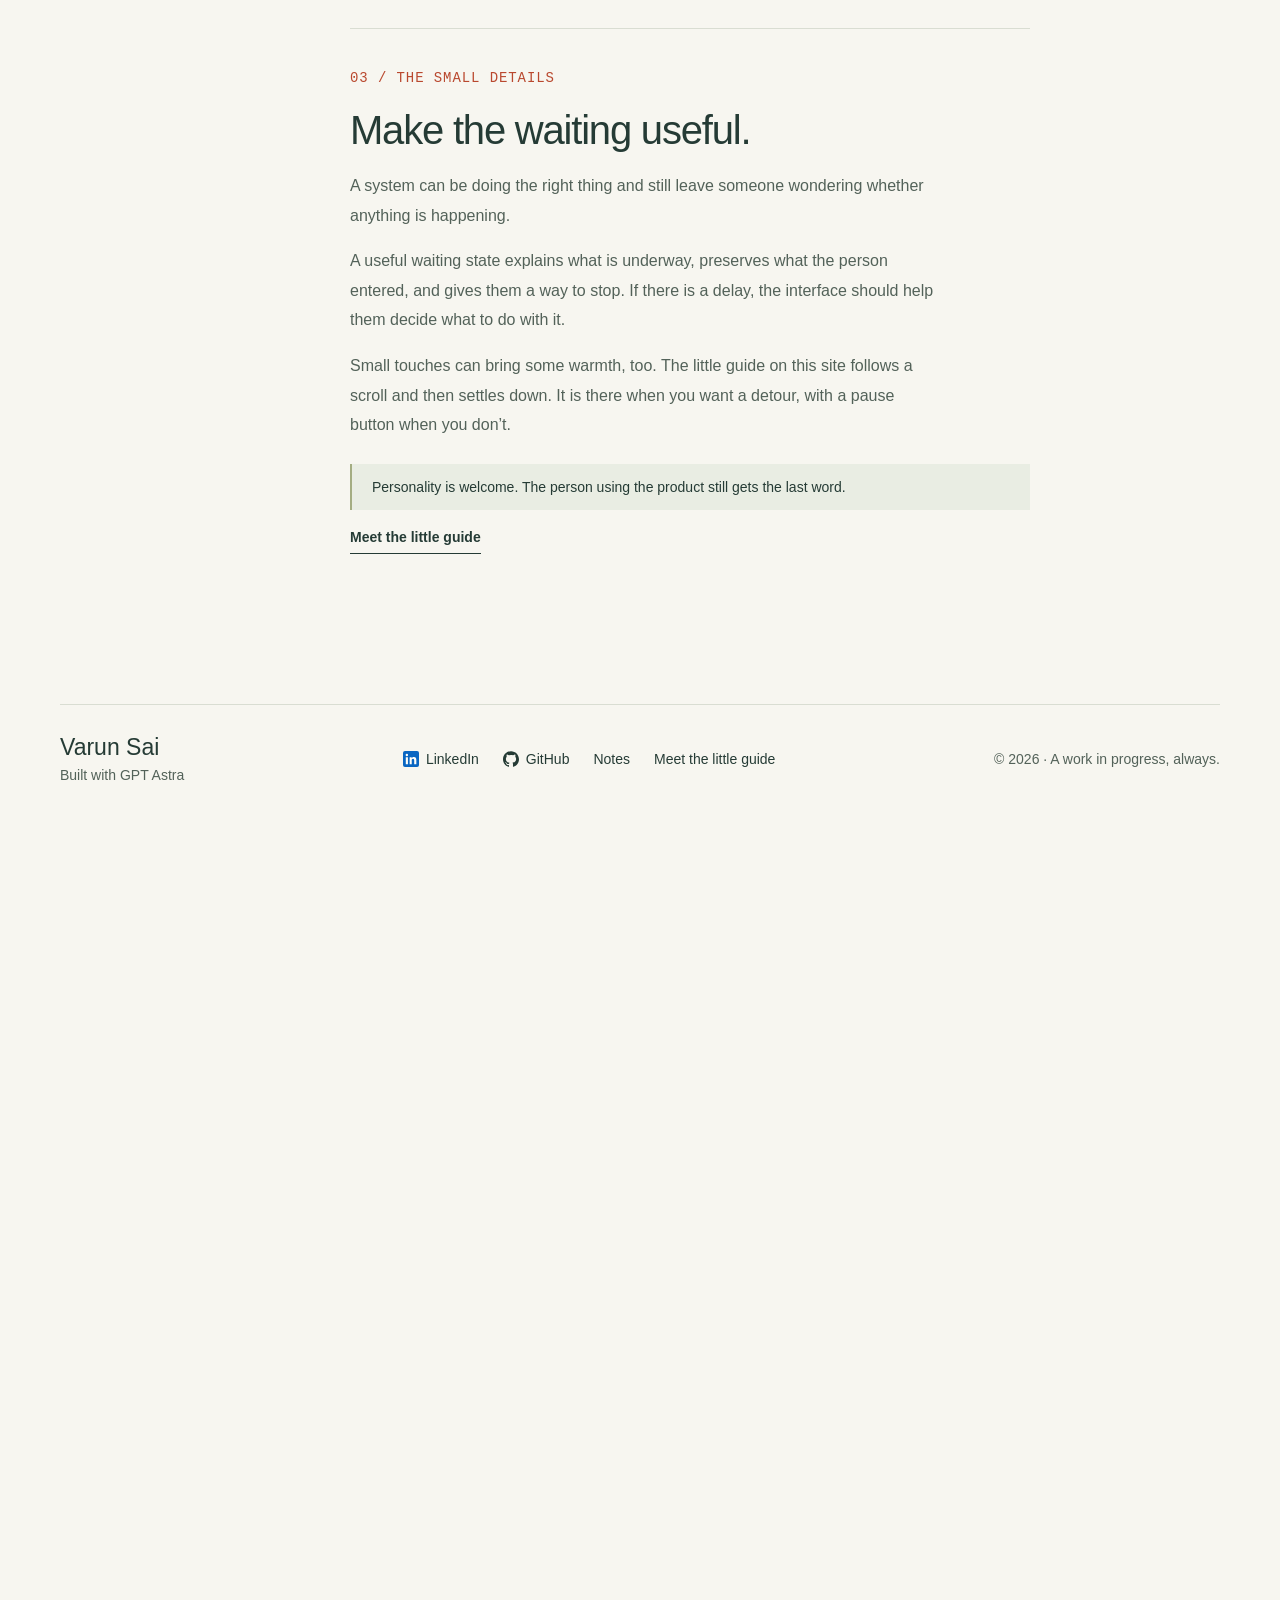
<file: newsletter/index.html>
<!DOCTYPE html>
<html lang="en">
<head>
  <meta charset="UTF-8"><meta name="viewport" content="width=device-width, initial-scale=1">
  <meta name="theme-color" content="#f7f6f0">
  <meta name="description" content="Longer writing from Varun Sai. In the meantime, explore the notebook.">
  <meta property="og:title" content="Varun Sai | Built with GPT Astra"><meta property="og:description" content="Product-minded software development & AI engineering. AI workflows, internal tools, and useful interfaces."><meta property="og:type" content="website">
  <meta property="og:image" content="https://varunsai.in/assets/gallery/desk-robot.jpg">
  <link rel="icon" href="/assets/favicon.svg" type="image/svg+xml">
  <link rel="preconnect" href="https://fonts.googleapis.com"><link rel="preconnect" href="https://fonts.gstatic.com" crossorigin>
  <link href="https://fonts.googleapis.com/css2?family=Bricolage+Grotesque:opsz,wght@12..96,400;12..96,500;12..96,600&family=Hanken+Grotesk:wght@400;500;600;700&family=Lora:ital,wght@1,400;1,500&display=swap" rel="stylesheet">
  <link rel="stylesheet" href="/styles.css"><script src="/script.js" defer></script>
<title>Notebook | Varun Sai</title><meta http-equiv="refresh" content="0; url=/notes/"><link rel="canonical" href="https://varunsai.in/notes/"></head><body><a class="skip-link" href="#main">Skip to content</a>
<header class="site-header wrap">
  <a class="wordmark" href="/" aria-label="Varun Sai home">varun<br>sai<span>✳</span></a>
  <span class="header-note">Independent thinking.<br>Useful software.</span>
  <nav aria-label="Main navigation"><a href="/#workbench">Workbench</a><a href="/notes/">Notes</a><a href="/#life">Life lately</a><a class="nav-contact" href="/#hello">Say hello</a></nav>
</header><main id="main" class="wrap"><section class="page-intro"><p class="eyebrow">THE NOTEBOOK</p><h1>The writing<br>lives <em>here.</em></h1><p><a class="text-link" href="/notes/">Continue to the notebook</a></p></section></main><footer class="site-footer wrap"><a class="footer-signature" href="/">Varun Sai<span>Built with GPT Astra</span></a><div class="footer-links"><a class="social-link" href="https://www.linkedin.com/in/varunsaibandi/" target="_blank" rel="noreferrer"><svg class="social-icon linkedin-icon" viewBox="0 0 24 24" aria-hidden="true" focusable="false"><rect width="24" height="24" rx="3" fill="currentColor"/><circle cx="5.8" cy="6" r="1.8" fill="var(--white)"/><path d="M4.2 9.3h3.2v10.5H4.2zM10 9.3h3.1v1.4c.6-1 1.7-1.7 3.2-1.7 3.4 0 3.7 2.2 3.7 5v5.8h-3.2v-5.2c0-1.3 0-2.9-1.8-2.9s-1.9 1.4-1.9 2.8v5.3H10z" fill="var(--white)"/></svg><span>LinkedIn</span></a><a class="social-link" href="https://github.com/JustVarunsai" target="_blank" rel="noreferrer"><svg class="social-icon github-icon" viewBox="0 0 24 24" aria-hidden="true" focusable="false"><path fill="currentColor" d="M12 .297C5.37.297 0 5.67 0 12.297c0 5.303 3.438 9.8 8.205 11.385.6.113.82-.258.82-.577 0-.285-.01-1.04-.015-2.04-3.338.724-4.043-1.61-4.043-1.61-.546-1.387-1.333-1.756-1.333-1.756-1.09-.745.083-.729.083-.729 1.205.084 1.839 1.237 1.839 1.237 1.07 1.835 2.809 1.305 3.495.998.108-.776.418-1.305.762-1.605-2.665-.3-5.467-1.333-5.467-5.931 0-1.31.469-2.381 1.236-3.221-.124-.303-.536-1.524.117-3.176 0 0 1.008-.322 3.301 1.23a11.52 11.52 0 0 1 3.003-.404c1.02.005 2.047.138 3.006.404 2.291-1.552 3.297-1.23 3.297-1.23.653 1.652.242 2.873.118 3.176.77.84 1.235 1.911 1.235 3.221 0 4.61-2.807 5.628-5.479 5.921.43.372.823 1.102.823 2.222 0 1.606-.015 2.898-.015 3.293 0 .322.216.694.825.576C20.565 22.092 24 17.595 24 12.297c0-6.627-5.373-12-12-12"/></svg><span>GitHub</span></a><a href="/notes/">Notes</a><button type="button" data-open-guide>Meet the little guide</button></div><span class="copyright">© <span data-year>2026</span> · A work in progress, always.</span></footer></body></html>
</file>
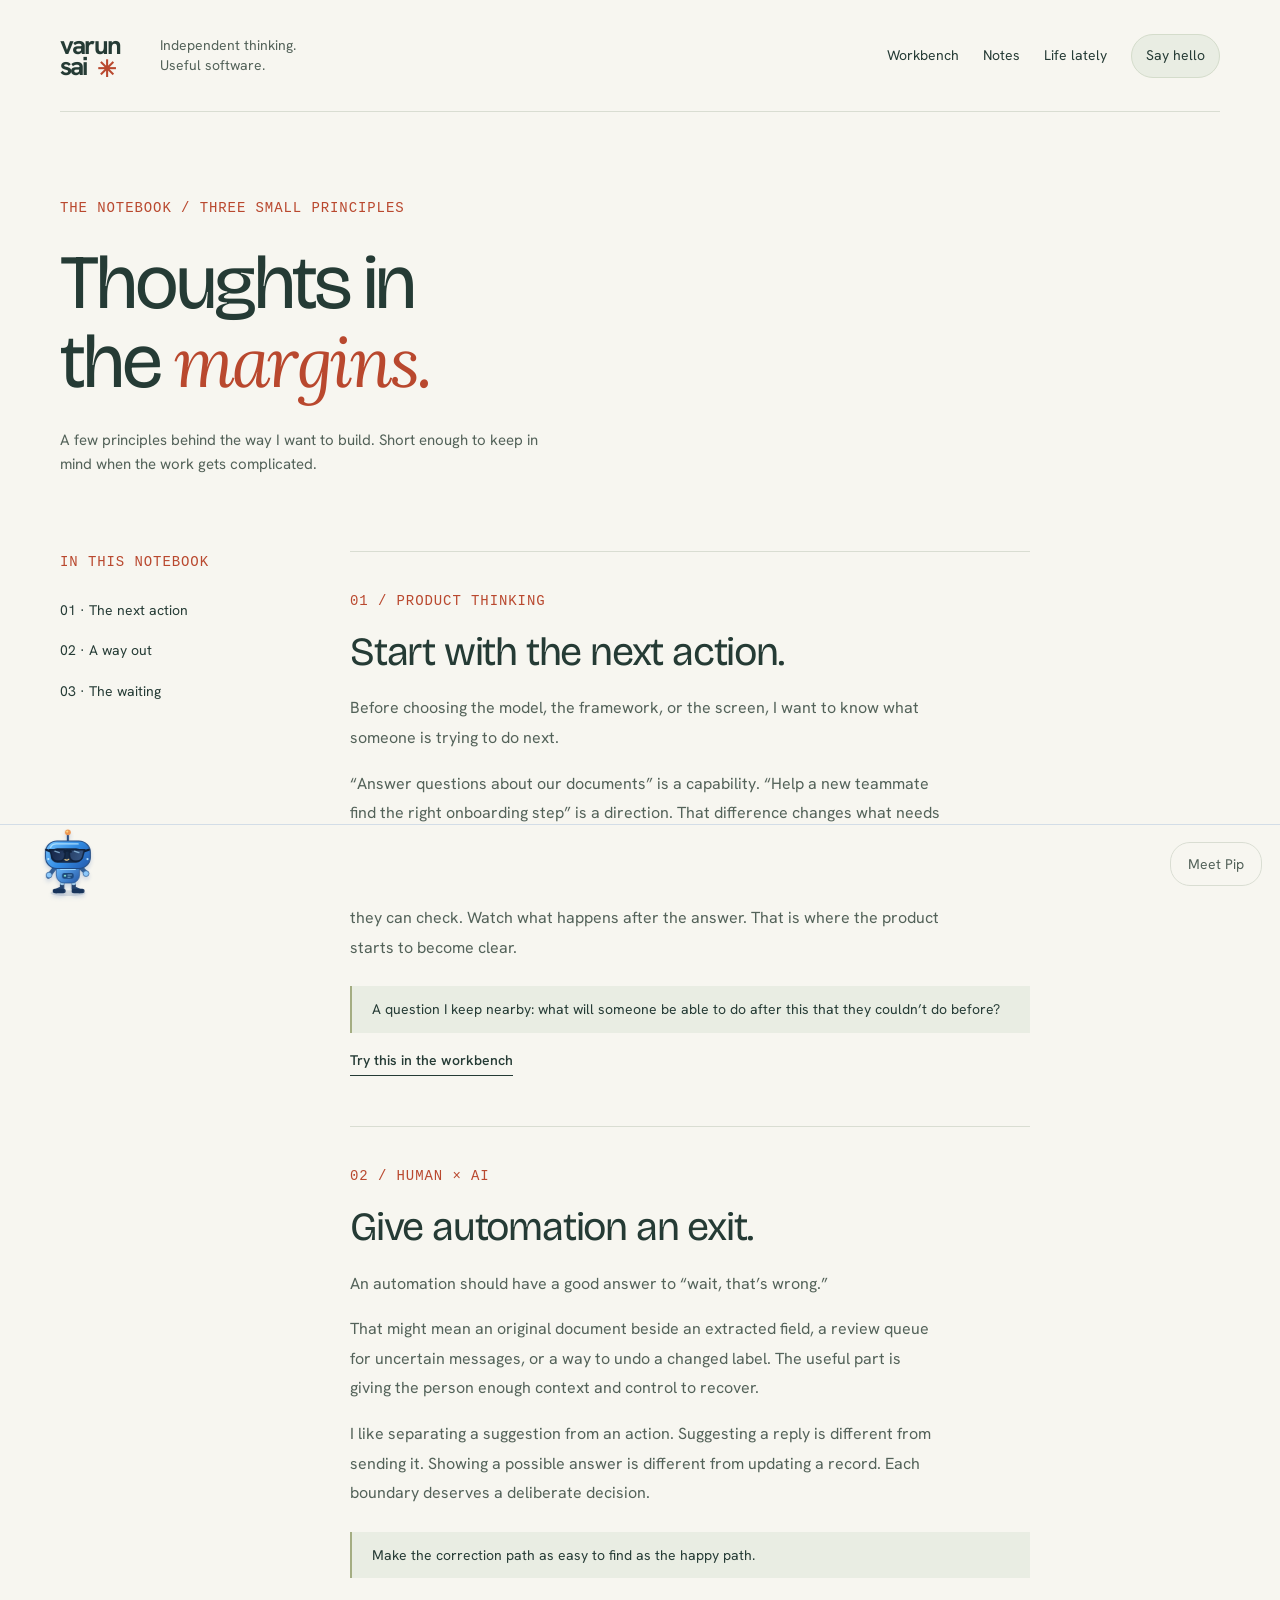
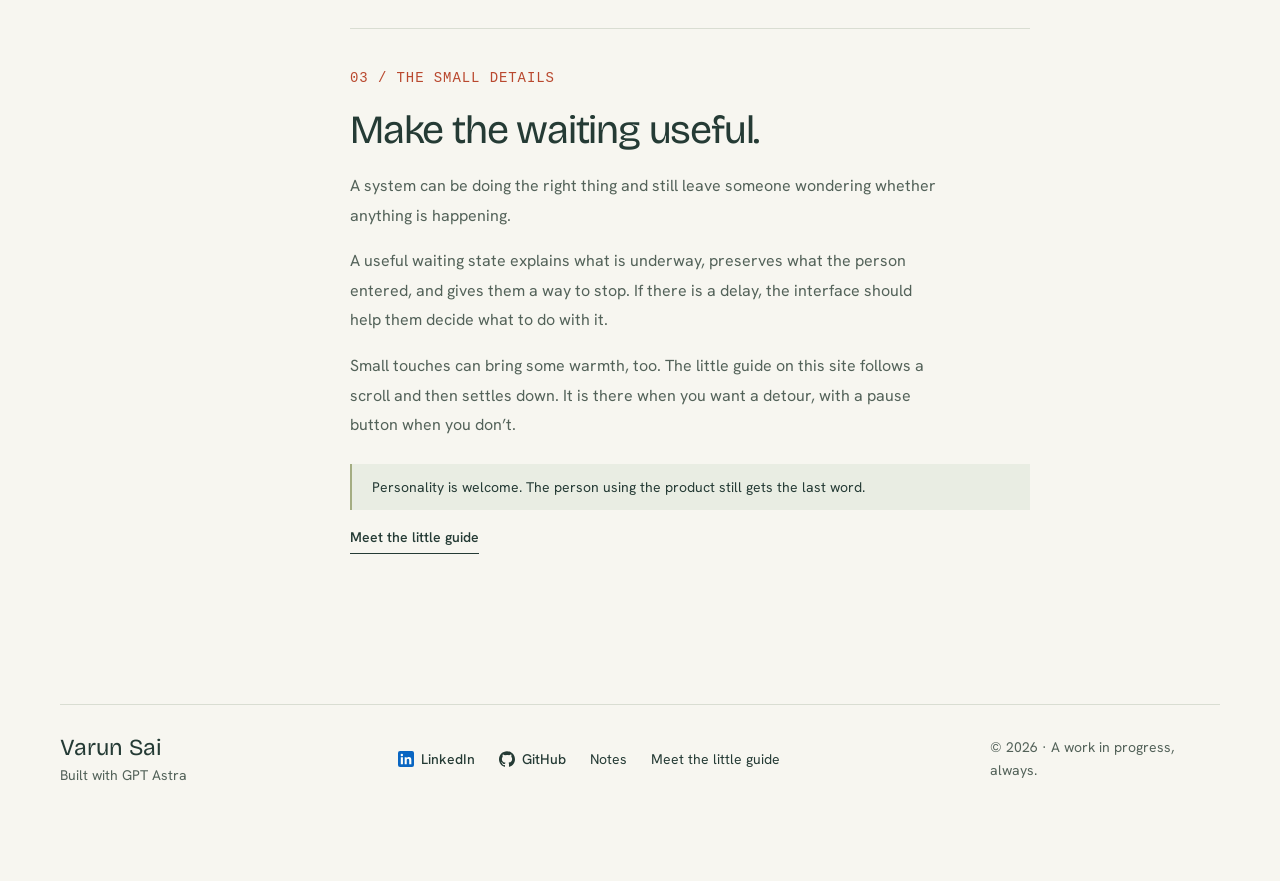
<file: notes/index.html>
<!DOCTYPE html>
<html lang="en">
<head>
  <meta charset="UTF-8"><meta name="viewport" content="width=device-width, initial-scale=1">
  <meta name="theme-color" content="#f7f6f0">
  <meta name="description" content="Short notes from Varun Sai on product thinking, human control in AI workflows, and the details that make software useful.">
  <meta property="og:title" content="Varun Sai | Built with GPT Astra"><meta property="og:description" content="Product-minded software development & AI engineering. AI workflows, internal tools, and useful interfaces."><meta property="og:type" content="website">
  <meta property="og:image" content="https://varunsai.in/assets/gallery/desk-robot.jpg">
  <link rel="icon" href="/assets/favicon.svg" type="image/svg+xml">
  <link rel="preconnect" href="https://fonts.googleapis.com"><link rel="preconnect" href="https://fonts.gstatic.com" crossorigin>
  <link href="https://fonts.googleapis.com/css2?family=Bricolage+Grotesque:opsz,wght@12..96,400;12..96,500;12..96,600&family=Hanken+Grotesk:wght@400;500;600;700&family=Lora:ital,wght@1,400;1,500&display=swap" rel="stylesheet">
  <link rel="stylesheet" href="/styles.css"><script src="/script.js" defer></script>
<title>Margin notes | Varun Sai</title><link rel="canonical" href="https://varunsai.in/notes/"></head><body><a class="skip-link" href="#main">Skip to content</a>
<header class="site-header wrap">
  <a class="wordmark" href="/" aria-label="Varun Sai home">varun<br>sai<span>✳</span></a>
  <span class="header-note">Independent thinking.<br>Useful software.</span>
  <nav aria-label="Main navigation"><a href="/#workbench">Workbench</a><a href="/notes/">Notes</a><a href="/#life">Life lately</a><a class="nav-contact" href="/#hello">Say hello</a></nav>
</header><main id="main" class="wrap"><section class="page-intro"><p class="eyebrow">THE NOTEBOOK / THREE SMALL PRINCIPLES</p><h1>Thoughts in<br>the <em>margins.</em></h1><p>A few principles behind the way I want to build. Short enough to keep in mind when the work gets complicated.</p></section><div class="article-layout"><nav class="article-nav" aria-label="In this notebook"><span class="mono">IN THIS NOTEBOOK</span><a href="#next-action">01 · The next action</a><a href="#exit">02 · A way out</a><a href="#waiting">03 · The waiting</a></nav><div>
<article class="essay" id="next-action"><span class="eyebrow">01 / PRODUCT THINKING</span><h2>Start with the next action.</h2><p>Before choosing the model, the framework, or the screen, I want to know what someone is trying to do next.</p><p>“Answer questions about our documents” is a capability. “Help a new teammate find the right onboarding step” is a direction. That difference changes what needs to be retrieved, what an answer should look like, and whether AI is useful at all.</p><p>The first version can be small: one person, one recurring question, one answer they can check. Watch what happens after the answer. That is where the product starts to become clear.</p><aside>A question I keep nearby: what will someone be able to do after this that they couldn’t do before?</aside><a class="text-link" href="/#workbench">Try this in the workbench</a></article>
<article class="essay" id="exit"><span class="eyebrow">02 / HUMAN × AI</span><h2>Give automation an exit.</h2><p>An automation should have a good answer to “wait, that’s wrong.”</p><p>That might mean an original document beside an extracted field, a review queue for uncertain messages, or a way to undo a changed label. The useful part is giving the person enough context and control to recover.</p><p>I like separating a suggestion from an action. Suggesting a reply is different from sending it. Showing a possible answer is different from updating a record. Each boundary deserves a deliberate decision.</p><aside>Make the correction path as easy to find as the happy path.</aside></article>
<article class="essay" id="waiting"><span class="eyebrow">03 / THE SMALL DETAILS</span><h2>Make the waiting useful.</h2><p>A system can be doing the right thing and still leave someone wondering whether anything is happening.</p><p>A useful waiting state explains what is underway, preserves what the person entered, and gives them a way to stop. If there is a delay, the interface should help them decide what to do with it.</p><p>Small touches can bring some warmth, too. The little guide on this site follows a scroll and then settles down. It is there when you want a detour, with a pause button when you don’t.</p><aside>Personality is welcome. The person using the product still gets the last word.</aside><button type="button" class="text-link" data-open-guide>Meet the little guide</button></article>
</div></div></main><footer class="site-footer wrap"><a class="footer-signature" href="/">Varun Sai<span>Built with GPT Astra</span></a><div class="footer-links"><a class="social-link" href="https://www.linkedin.com/in/varunsaibandi/" target="_blank" rel="noreferrer"><svg class="social-icon linkedin-icon" viewBox="0 0 24 24" aria-hidden="true" focusable="false"><rect width="24" height="24" rx="3" fill="currentColor"/><circle cx="5.8" cy="6" r="1.8" fill="var(--white)"/><path d="M4.2 9.3h3.2v10.5H4.2zM10 9.3h3.1v1.4c.6-1 1.7-1.7 3.2-1.7 3.4 0 3.7 2.2 3.7 5v5.8h-3.2v-5.2c0-1.3 0-2.9-1.8-2.9s-1.9 1.4-1.9 2.8v5.3H10z" fill="var(--white)"/></svg><span>LinkedIn</span></a><a class="social-link" href="https://github.com/JustVarunsai" target="_blank" rel="noreferrer"><svg class="social-icon github-icon" viewBox="0 0 24 24" aria-hidden="true" focusable="false"><path fill="currentColor" d="M12 .297C5.37.297 0 5.67 0 12.297c0 5.303 3.438 9.8 8.205 11.385.6.113.82-.258.82-.577 0-.285-.01-1.04-.015-2.04-3.338.724-4.043-1.61-4.043-1.61-.546-1.387-1.333-1.756-1.333-1.756-1.09-.745.083-.729.083-.729 1.205.084 1.839 1.237 1.839 1.237 1.07 1.835 2.809 1.305 3.495.998.108-.776.418-1.305.762-1.605-2.665-.3-5.467-1.333-5.467-5.931 0-1.31.469-2.381 1.236-3.221-.124-.303-.536-1.524.117-3.176 0 0 1.008-.322 3.301 1.23a11.52 11.52 0 0 1 3.003-.404c1.02.005 2.047.138 3.006.404 2.291-1.552 3.297-1.23 3.297-1.23.653 1.652.242 2.873.118 3.176.77.84 1.235 1.911 1.235 3.221 0 4.61-2.807 5.628-5.479 5.921.43.372.823 1.102.823 2.222 0 1.606-.015 2.898-.015 3.293 0 .322.216.694.825.576C20.565 22.092 24 17.595 24 12.297c0-6.627-5.373-12-12-12"/></svg><span>GitHub</span></a><a href="/notes/">Notes</a><button type="button" data-open-guide>Meet the little guide</button></div><span class="copyright">© <span data-year>2026</span> · A work in progress, always.</span></footer></body></html>
</file>
<file: styles.css>
:root {
  --paper:#f7f6f0;
  --white:#fffefa;
  --ink:#253b35;
  --muted:#536259;
  --orange:#b9482e;
  --line:#d9ddd2;
  --green:#e9ede3;
  --peach:#f3e7d7;
  --display:'Bricolage Grotesque',sans-serif;
  --serif:'Lora',Georgia,serif;
  --sans:'Hanken Grotesk',sans-serif;
  --mono:'SFMono-Regular',Consolas,monospace;
}

* {
  box-sizing:border-box;
}

html {
  scroll-behavior:smooth;
  scroll-padding-top:36px;
}

body {
  margin:0;
  background:var(--paper);
  color:var(--ink);
  font-family:var(--sans);
  font-size:15px;
  line-height:1.6;
  -webkit-font-smoothing:antialiased;
}

body:has(dialog[open]) {
  overflow:hidden;
}

button,input,textarea {
  font:inherit;
}

button,a {
  -webkit-tap-highlight-color:transparent;
}

button {
  color:inherit;
  cursor:pointer;
}

button {
  background:none;
}

a {
  color:inherit;
  text-decoration:none;
}

a,button,input,textarea,summary {
  touch-action:manipulation;
}

button {
  border:0;
}

button:disabled {
  cursor:default;
}

button:focus-visible,a:focus-visible,input:focus-visible,textarea:focus-visible,summary:focus-visible {
  outline:2px solid var(--orange);
  outline-offset:5px;
}

a:hover {
  color:var(--orange);
}

img {
  display:block;
  width:100%;
  object-fit:cover;
}

figure,p,h1,h2,h3,h4 {
  margin:0;
}

em {
  font-weight:400;
}

::selection {
  background:#edcdbb;
  color:var(--ink);
}

[hidden] {
  display:none!important;
}

.wrap {
  width:min(1160px,calc(100% - 96px));
  margin-inline:auto;
}

.mono,.eyebrow,.note-category {
  font-family:var(--mono);
  font-size:14px;
  font-weight:400;
  letter-spacing:.065em;
}

.eyebrow {
  color:var(--orange);
  text-transform:uppercase;
}

.muted {
  color:var(--muted);
}

.skip-link {
  position:fixed;
  top:-100px;
  left:20px;
  background:var(--ink);
  color:white;
  padding:12px;
  z-index:100;
}

.skip-link:focus {
  top:12px;
}

.site-header {
  min-height:112px;
  display:flex;
  align-items:center;
  gap:68px;
  border-bottom:1px solid var(--line);
}

.wordmark {
  font-size:26px;
  line-height:.78;
  font-weight:700;
  letter-spacing:-1.8px;
  position:relative;
  padding-block:12px;
}

.wordmark span {
  color:var(--orange);
  font-size:23px;
  position:absolute;
  left:37px;
  bottom:9px;
}

.header-note {
  font-family:var(--mono);
  font-size:14px;
  line-height:1.5;
  color:var(--muted);
}

nav {
  display:flex;
  align-items:center;
  gap:32px;
  margin-left:auto;
  font-size:14px;
}

nav .nav-contact {
  border-bottom:1px solid var(--ink);
  padding-block:6px;
}

.nav-contact span {
  margin-left:12px;
}

.hero {
  display:grid;
  grid-template-columns:1.25fr 1fr;
  align-items:center;
  min-height:660px;
  gap:36px;
  padding-block:88px 80px;
}

.hero .eyebrow {
  display:flex;
  align-items:center;
  gap:9px;
  font-size:14px;
  letter-spacing:.055em;
}

.tiny-spark {
  font-size:18px;
  line-height:1;
}

.hero h1 {
  font-family:var(--display);
  font-weight:400;
  font-size:clamp(62px,5.8vw,84px);
  line-height:1.01;
  letter-spacing:-4.5px;
  margin-top:28px;
}

.hero h1 em {
  color:var(--orange);
}

.hero-intro {
  font-size:15px;
  line-height:1.8;
  max-width:385px;
  margin-top:25px;
  color:var(--muted);
}

.hero-actions {
  display:flex;
  align-items:center;
  gap:28px;
  margin-top:32px;
}

.button {
  display:inline-flex;
  justify-content:center;
  align-items:center;
  gap:28px;
  padding:14px 20px;
  font-size:14px;
  min-height:48px;
}

.primary {
  background:var(--ink);
  color:var(--white);
  border:1px solid var(--ink);
  transition:background .2s,transform .2s;
}

.primary:hover {
  background:#3c5141;
  color:white;
  transform:translateY(-2px);
}

.text-link {
  font-size:14px;
  font-weight:550;
  display:inline-flex;
  gap:16px;
  align-items:center;
  border-bottom:1px solid currentColor;
  padding:4px 0;
  line-height:1.6;
  width:fit-content;
}

.text-link:hover {
  color:var(--orange);
}

.hero-footnote {
  font-family:var(--mono);
  font-size:14px;
  color:var(--muted);
  margin-top:34px;
  display:flex;
  gap:9px;
  align-items:center;
}

.status-dot {
  display:inline-block;
  width:6px;
  height:6px;
  border-radius:50%;
  background:#687956;
  flex-shrink:0;
}

.hero-still-life {
  position:relative;
  height:470px;
  margin-left:8px;
}

.desk-print {
  position:absolute;
  width:275px;
  padding:10px 10px 16px;
  background:#fffdf8;
  top:34px;
  right:14px;
  transform:rotate(6deg);
  box-shadow:0 3px 5px #27332413,0 15px 24px #2733240d;
}

.desk-print:before {
  content:'';
  position:absolute;
  top:-12px;
  left:37%;
  width:85px;
  height:27px;
  background:#e0d5b9a8;
  transform:rotate(-3deg);
  z-index:2;
}

.desk-print img {
  height:310px;
  object-position:50% 76%;
}

.desk-print figcaption {
  display:flex;
  justify-content:space-between;
  font-family:var(--mono);
  font-size:14px;
  margin-top:13px;
  color:var(--muted);
}

.portrait-print {
  position:absolute;
  bottom:27px;
  left:9px;
  width:185px;
  background:white;
  padding:8px 8px 12px;
  transform:rotate(-9deg);
  box-shadow:0 3px 4px #27332418,0 10px 24px #27332412;
  transition:transform .3s;
}

.portrait-print:hover {
  transform:rotate(-4deg) translateY(-5px);
}

.portrait-print img {
  height:190px;
  object-position:50% 42%;
}

.portrait-print figcaption {
  font-family:var(--display);
  font-size:15px;
  margin-top:10px;
  display:flex;
  justify-content:space-between;
}

.portrait-print figcaption span {
  color:var(--orange);
}

.orbit-stamp {
  position:absolute;
  left:1px;
  top:12px;
  border:1px solid #bdc4b0;
  border-radius:50%;
  width:104px;
  height:104px;
  font-family:var(--mono);
  font-size:14px;
  text-align:center;
  line-height:1.6;
  padding-top:19px;
  transform:rotate(-17deg);
  color:#6f785f;
}

.orbit-stamp span {
  font-size:26px;
  line-height:1.2;
}

.hand-note {
  position:absolute;
  right:9px;
  bottom:6px;
  font-family:var(--display);
  font-style:italic;
  font-size:17px;
  line-height:1.3;
  transform:rotate(3deg);
  color:#747464;
}

.intro-strip {
  display:flex;
  align-items:center;
  justify-content:space-between;
  gap:24px;
  padding:28px 0;
  border-block:1px solid var(--line);
}

.intro-strip .mono {
  color:var(--muted);
  font-size:14px;
  max-width:205px;
}

.intro-strip p {
  font-family:var(--display);
  font-size:22px;
  line-height:1.15;
  margin-right:10%;
}

.intro-strip>a {
  font-family:var(--mono);
  font-size:14px;
  width:42px;
  height:42px;
  display:grid;
  place-items:center;
  border:1px solid var(--line);
  border-radius:50%;
}

.section {
  padding-top:105px;
}

.section-top {
  display:flex;
  justify-content:space-between;
  align-items:center;
  gap:20px;
  margin-bottom:28px;
}

.section-top .text-link {
  font-size:14px;
}

.section-heading {
  display:flex;
  align-items:flex-end;
  justify-content:space-between;
  gap:32px;
  margin-bottom:38px;
}

h2 {
  font-family:var(--display);
  font-weight:400;
  font-size:clamp(38px,4.2vw,56px);
  line-height:1.03;
  letter-spacing:-2px;
}

.section-heading p {
  font-size:14px;
  color:var(--muted);
  line-height:1.8;
  width:290px;
  padding-bottom:4px;
}

.workbench {
  display:grid;
  grid-template-columns:32% 68%;
  border:1px solid #cdd4c3;
  border-radius:5px;
  overflow:hidden;
  background:var(--white);
}

.bench-sidebar {
  background:var(--green);
  padding:32px;
  display:flex;
  flex-direction:column;
  align-items:flex-start;
  border-right:1px solid #cdd4c3;
}

.bench-sidebar>.mono {
  font-size:14px;
  color:#68745e;
}

.bench-sidebar h3 {
  font-family:var(--display);
  font-weight:400;
  font-size:33px;
  line-height:1.05;
  letter-spacing:-.9px;
  margin:34px 0 13px;
}

.bench-sidebar>p {
  font-size:14px;
  max-width:205px;
  color:var(--muted);
}

.scenario-list {
  width:100%;
  margin-block:28px 30px;
  display:grid;
  gap:7px;
}

.scenario-list button {
  display:flex;
  align-items:center;
  gap:13px;
  font-size:14px;
  padding:13px 12px;
  border:1px solid transparent;
  border-radius:3px;
  text-align:left;
  transition:background .2s;
}

.scenario-list button>span:first-child {
  font-family:var(--mono);
  font-size:14px;
  color:var(--muted);
}

.scenario-list button[aria-pressed=true] {
  background:#fffef9;
  border-color:#d4d9cb;
  box-shadow:0 2px 2px #27332405;
}

.scenario-list button:hover {
  background:#ffffff80;
}

.bench-label {
  font-family:var(--mono);
  font-size:14px;
  color:var(--muted);
  display:flex;
  align-items:center;
  gap:8px;
  margin-top:auto;
}

.bench-main {
  padding:28px 34px;
}

.bench-toolbar {
  display:flex;
  justify-content:space-between;
  gap:12px;
  align-items:center;
}

.bench-toolbar .mono {
  font-size:14px;
  color:var(--muted);
}

.prototype-tag {
  font-size:14px;
  background:#f4eee3;
  padding:4px 8px;
  border-radius:3px;
  color:#7d6749;
  white-space:nowrap;
}

.bench-main h4 {
  font-family:var(--display);
  font-size:28px;
  font-weight:400;
  letter-spacing:-.6px;
  margin-top:28px;
  line-height:1.2;
}

.bench-main>p:not(.bench-footnote):not(.local-note) {
  font-size:14px;
  color:var(--muted);
  margin-top:8px;
  max-width:420px;
}

.flow {
  display:flex;
  align-items:center;
  gap:14px;
  margin-top:28px;
}

.flow button {
  display:flex;
  flex-direction:column;
  align-items:flex-start;
  position:relative;
  flex:1;
  border:1px solid var(--line);
  background:#f9faf5;
  padding:12px 15px;
  min-width:0;
  text-align:left;
  gap:7px;
  font-size:14px;
  border-radius:3px;
  transition:background .2s,border-color .2s;
}

.flow button[aria-pressed=true] {
  background:#f5e9d9;
  border-color:#bd9c78;
}

.flow button:hover {
  border-color:var(--orange);
}

.step-symbol {
  font-size:23px;
  color:#7b805f;
  line-height:1.2;
}

.flow small {
  position:absolute;
  top:12px;
  right:12px;
  font-family:var(--mono);
  font-size:14px;
  color:var(--muted);
}

.flow-arrow {
  color:#a4af9e;
}

.step-detail {
  margin-top:21px;
  min-height:99px;
  border-left:2px solid #bd9c78;
  padding:2px 0 2px 14px;
}

.step-detail .mono {
  font-size:14px;
  color:#8e633d;
}

.step-detail p {
  font-size:14px;
  color:var(--muted);
  line-height:1.7;
  margin-top:6px;
  max-width:460px;
}

.bench-controls {
  display:flex;
  justify-content:space-between;
  gap:15px;
  align-items:center;
  border-top:1px solid var(--line);
  padding-top:17px;
  margin-top:8px;
}

.approval-toggle {
  font-size:14px;
  display:flex;
  align-items:center;
  gap:8px;
  cursor:pointer;
  position:relative;
  min-height:32px;
}

.approval-toggle input {
  z-index:1;
  width:30px;
  height:18px;
  margin:0;
  opacity:0;
  position:absolute;
  left:0;
}

.approval-toggle input:focus-visible+.switch {
  outline:2px solid var(--orange);
  outline-offset:4px;
}

.switch {
  width:28px;
  height:16px;
  background:#9c9f93;
  border-radius:20px;
  position:relative;
  transition:background .2s;
  flex-shrink:0;
}

.switch:after {
  content:'';
  position:absolute;
  top:3px;
  left:3px;
  width:10px;
  height:10px;
  background:white;
  border-radius:50%;
  transition:transform .2s;
}

.approval-toggle input:checked+.switch {
  background:#647653;
}

.approval-toggle input:checked+.switch:after {
  transform:translateX(12px);
}

.bench-controls .text-link {
  font-size:14px;
}

.bench-footnote {
  font-size:14px;
  color:var(--muted);
  margin-top:7px;
}

.local-note {
  font-size:14px;
  color:var(--muted);
  margin-top:19px;
}

.brief-editor {
  margin-top:14px;
  border-top:1px dashed var(--line);
  padding-top:10px;
}

.brief-editor:not([open]) {
  display:none;
}

.brief-editor summary {
  cursor:pointer;
  font-size:14px;
  margin-bottom:12px;
}

.brief-editor label {
  font-size:14px;
  display:block;
  margin-bottom:6px;
}

textarea {
  width:100%;
  resize:vertical;
  background:var(--paper);
  border:1px solid var(--line);
  border-radius:2px;
  padding:10px;
  font-size:14px;
  color:var(--ink);
}

.brief-actions {
  display:flex;
  align-items:center;
  gap:12px;
  margin-top:8px;
}

.small-button {
  background:var(--ink);
  color:white;
  font-size:14px;
  padding:9px 13px;
  border-radius:2px;
}

.brief-actions .mono {
  font-size:14px;
}

.note-list {
  border-top:1px solid var(--line);
}

.note-row {
  display:grid;
  grid-template-columns:60px 1fr 190px;
  gap:10px;
  align-items:center;
  border-bottom:1px solid var(--line);
  padding:27px 6px;
  transition:padding .2s,background .2s;
}

.note-row:hover {
  padding-inline:16px;
  background:#efeee6;
}

.note-number {
  color:var(--orange);
}

.note-row h3 {
  font-family:var(--display);
  font-size:29px;
  letter-spacing:-.5px;
  font-weight:400;
  line-height:1.1;
}

.note-category {
  color:var(--muted);
  font-size:14px;
}

.life-section {
  margin-top:105px;
  padding-block:80px;
  background:#eeeFE7;
  border-block:1px solid var(--line);
}

.photo-roll {
  display:grid;
  grid-template-columns:repeat(5,minmax(0,1fr));
  gap:17px;
  align-items:start;
  padding-block:22px 12px;
}

.photo-item {
  min-width:0;
  display:block;
  padding:8px 8px 12px;
  background:#fffdf8;
  text-align:left;
  box-shadow:0 2px 3px #253b3514;
  transform:rotate(-3deg);
  transition:transform .25s,box-shadow .25s;
}

.photo-image {
  display:block;
  overflow:hidden;
}

.photo-item img {
  height:238px;
  transition:transform .4s;
}

.photo-item:hover {
  transform:rotate(0) translateY(-10px)!important;
  box-shadow:0 10px 15px #253b3519;
  z-index:2;
}

.photo-item:hover img {
  transform:scale(1.03);
}

.photo-1 {
  transform:rotate(4deg);
  margin-top:23px;
}

.photo-2 {
  transform:rotate(-2deg);
  margin-top:7px;
}

.photo-3 {
  transform:rotate(4deg);
  margin-top:29px;
}

.photo-4 {
  transform:rotate(-4deg);
}

.photo-1 img {
  object-position:50% 40%;
}

.photo-3 img {
  object-position:50% 80%;
}

.photo-caption {
  display:flex;
  gap:5px;
  justify-content:space-between;
  margin-top:13px;
  font-family:var(--display);
  font-size:14px;
  line-height:1.2;
  min-height:33px;
}

.gallery-hint {
  font-size:14px;
  color:var(--muted);
  display:flex;
  justify-content:space-between;
  margin-top:20px;
}

.gallery-hint span {
  text-transform:none;
  letter-spacing:0;
  font-family:var(--sans);
  font-size:14px;
}

.music-card {
  position:relative;
  display:flex;
  align-items:center;
  gap:45px;
  margin-top:62px;
  background:var(--paper);
  border:1px solid #d6dbcd;
  padding:27px;
  overflow:hidden;
  border-radius:3px;
}

.record-sleeve {
  width:245px;
  height:182px;
  background:#e4a188;
  position:relative;
  overflow:hidden;
  padding:20px;
  flex-shrink:0;
  border:1px solid #cb8d76;
}

.record-sleeve>span:first-child {
  font-size:22px;
  line-height:1;
  font-weight:700;
  letter-spacing:-1px;
  position:relative;
  z-index:2;
}

.record {
  position:absolute;
  border-radius:50%;
  height:205px;
  width:205px;
  right:-68px;
  top:21px;
  background:repeating-radial-gradient(circle,#303c32 0px,#303c32 2px,#424c3b 3px,#303c32 4px);
  box-shadow:-5px 5px 13px #403a2420;
  display:grid;
  place-items:center;
}

.record i {
  height:50px;
  width:50px;
  background:#eee2b1;
  border-radius:50%;
  display:grid;
  place-items:center;
}

.record i:after {
  content:'';
  height:7px;
  width:7px;
  background:#4d533a;
  border-radius:50%;
}

.record-edition {
  position:absolute;
  left:20px;
  bottom:15px;
  font-family:var(--mono);
  font-size:14px;
}

.music-copy .eyebrow {
  font-size:14px;
}

.music-copy h3 {
  font-family:var(--display);
  font-size:39px;
  line-height:1.1;
  letter-spacing:-1px;
  font-weight:400;
  margin-top:10px;
}

.music-copy p:not(.eyebrow) {
  color:var(--muted);
  font-size:14px;
  margin:12px 0 15px;
}

.music-mark {
  margin-left:auto;
  margin-right:40px;
  font-size:100px;
  color:#b7bd9f;
  transform:rotate(-12deg);
}

.music-player {
  position:absolute;
  inset:0 0 0 auto;
  width:min(440px,100%);
  background:var(--white);
  padding:15px 20px;
  border-left:1px solid var(--line);
  box-shadow:-8px 0 30px #253b3512;
  display:flex;
  flex-direction:column;
  justify-content:center;
}

.player-heading {
  display:flex;
  align-items:center;
  justify-content:space-between;
  margin-bottom:8px;
}

.player-heading .mono {
  font-size:14px;
}

.icon-button {
  width:36px;
  height:36px;
  display:grid;
  place-items:center;
  font-size:25px;
  border-radius:50%;
}

.icon-button:hover {
  background:var(--green);
}

.music-player iframe {
  width:100%;
  height:152px;
  border:0;
  border-radius:10px;
}

.music-player>a {
  font-size:14px;
  margin-top:8px;
  text-decoration:underline;
  align-self:flex-start;
}

.about-section {
  display:grid;
  grid-template-columns:95px 1fr 285px;
  gap:30px;
  padding-block:105px;
  align-items:start;
}

.about-star {
  color:#a7ac7e;
  font-size:70px;
  line-height:1;
}

.about-section>p {
  font-family:var(--display);
  font-size:45px;
  line-height:1.1;
  letter-spacing:-1.3px;
}

.about-aside .mono {
  font-size:14px;
  color:var(--orange);
}

.about-aside p {
  font-size:14px;
  color:var(--muted);
  margin-top:17px;
  line-height:1.8;
}

.contact-section {
  border-top:1px solid var(--ink);
  padding-block:53px 64px;
}

.contact-heading {
  display:flex;
  justify-content:space-between;
  align-items:center;
  margin-top:25px;
  gap:25px;
}

.contact-heading h2 {
  font-size:clamp(47px,6vw,80px);
  letter-spacing:-3px;
}

.contact-heading h2 em {
  color:var(--orange);
}

.contact-arrow {
  width:104px;
  height:104px;
  border:1px solid #abb5a4;
  border-radius:50%;
  display:grid;
  place-items:center;
  font-family:var(--sans);
  font-weight:500;
  font-size:22px;
  line-height:1.1;
  text-align:center;
  transition:transform .2s,background .2s;
}

.contact-arrow:hover {
  transform:rotate(10deg);
  background:var(--green);
}

.contact-bottom {
  display:flex;
  justify-content:space-between;
  align-items:flex-end;
  margin-top:28px;
  gap:24px;
}

.contact-bottom p {
  font-size:14px;
  color:var(--muted);
}

.site-footer {
  border-top:1px solid var(--line);
  display:flex;
  align-items:center;
  justify-content:space-between;
  gap:25px;
  padding-block:30px 95px;
}

.footer-signature {
  font-family:var(--display);
  font-size:23px;
  line-height:1.1;
}

.footer-signature span {
  display:block;
  font-family:var(--sans);
  font-size:14px;
  color:var(--muted);
  margin-top:8px;
}

.footer-links {
  display:flex;
  gap:25px;
  align-items:center;
  font-size:14px;
}

.footer-links button {
  font-size:14px;
  padding:8px 0;
}

.footer-links button:hover {
  color:var(--orange);
}

.copyright {
  font-family:var(--mono);
  font-size:14px;
  color:var(--muted);
}

/* The original browser companion is drawn with SVG; only its feet move while walking. */
.companion {
  position:fixed;
  bottom:6px;
  left:0;
  z-index:40;
  transform:translateX(18px);
  width:62px;
  height:77px;
  pointer-events:none;
  will-change:transform;
}

.companion-button {
  padding:0;
  width:62px;
  height:77px;
  pointer-events:auto;
  position:relative;
  filter:drop-shadow(0 4px 3px #253b3520);
}

.companion svg {
  display:block;
  width:62px;
  height:77px;
  overflow:visible;
}

.bot-face {
  transform-origin:32px 37px;
}

.bot-eye {
  transform-origin:32px 35px;
}

.companion.walking .bot-leg-left {
  animation:step-left .28s ease-in-out infinite alternate;
  transform-origin:26px 59px;
}

.companion.walking .bot-leg-right {
  animation:step-left .28s ease-in-out infinite alternate-reverse;
  transform-origin:39px 59px;
}

.companion.walking .bot-body {
  animation:bot-bob .28s ease-in-out infinite alternate;
}

.companion-button:hover .bot-eye {
  transform:scaleY(.65);
}

.companion:before {
  content:'psst.';
  position:absolute;
  top:-16px;
  left:16px;
  font-family:var(--display);
  font-style:italic;
  font-size:14px;
  color:var(--muted);
  transition:opacity .2s;
}

.companion.walking:before {
  opacity:0;
}

.companion-hint {
  position:fixed;
  bottom:13px;
  right:18px;
  font-family:var(--mono);
  font-size:14px;
  color:var(--muted);
  z-index:30;
  background:var(--paper);
  border:1px solid var(--line);
  padding:7px 10px;
  border-radius:20px;
}

.guide-panel {
  position:fixed;
  bottom:94px;
  left:20px;
  width:310px;
  max-width:calc(100vw - 40px);
  z-index:50;
  background:var(--white);
  border:1px solid #d2d7cb;
  border-radius:10px;
  box-shadow:0 10px 60px #253b3520;
  padding:20px;
}

.guide-header {
  display:flex;
  align-items:center;
  justify-content:space-between;
}

.guide-header .mono {
  font-size:14px;
  color:var(--orange);
}

.guide-panel h2 {
  font-size:28px;
  letter-spacing:-.6px;
  margin-block:10px;
}

.guide-panel p {
  font-size:14px;
  color:var(--muted);
  line-height:1.7;
}

.guide-panel nav {
  margin:16px 0;
  display:grid;
  gap:0;
}

.guide-panel nav a {
  display:flex;
  justify-content:space-between;
  border-top:1px solid var(--line);
  padding:11px 0;
  font-size:14px;
}

.guide-controls {
  display:flex;
  gap:15px;
  border-top:1px solid var(--line);
  padding-top:12px;
}

.guide-controls button {
  font-size:14px;
  padding:5px 0;
  text-decoration:underline;
  text-underline-offset:3px;
}

.guide-credit {
  display:block;
  font-size:14px;
  color:var(--muted);
  margin-top:12px;
}

.guide-credit a {
  text-decoration:underline;
}

.guide-panel:focus {
  outline:none;
}

.lightbox {
  border:0;
  border-radius:5px;
  padding:0;
  width:min(940px,calc(100vw - 40px));
  max-height:calc(100dvh - 40px);
  background:var(--paper);
  color:var(--ink);
}

dialog::backdrop {
  background:#19271fe0;
  backdrop-filter:blur(6px);
}

.lightbox-top {
  display:flex;
  justify-content:space-between;
  align-items:center;
  padding:12px 20px;
}

.lightbox-top .mono {
  font-size:14px;
}

.lightbox-image {
  width:100%;
  height:min(65dvh,650px);
  object-fit:contain;
  background:#e9e9e0;
}

.lightbox-bottom {
  display:flex;
  justify-content:space-between;
  align-items:center;
  gap:24px;
  padding:20px;
}

.lightbox-title {
  font-family:var(--display);
  font-size:25px;
  line-height:1.2;
}

.lightbox-caption {
  font-size:14px;
  color:var(--muted);
  margin-top:5px;
}

.lightbox-controls {
  display:flex;
  gap:9px;
}

.lightbox-controls button {
  border:1px solid #bcc5b6;
  min-width:44px;
  height:44px;
  border-radius:50%;
  font-size:21px;
}

.lightbox-controls button:hover {
  background:var(--green);
}

/* Notebook and preserved routes */
.page-intro {
  padding-block:85px 55px;
  max-width:800px;
}

.page-intro h1 {
  font-family:var(--display);
  font-weight:400;
  font-size:clamp(54px,6vw,83px);
  letter-spacing:-3px;
  line-height:1.03;
  margin-top:25px;
}

.page-intro h1 em {
  color:var(--orange);
}

.page-intro>p:last-child {
  font-size:15px;
  max-width:510px;
  margin-top:25px;
  color:var(--muted);
}

.article-layout {
  display:grid;
  grid-template-columns:220px 1fr;
  gap:70px;
  padding-block:20px 100px;
}

.article-nav {
  display:flex;
  flex-direction:column;
  align-items:flex-start;
  gap:18px;
  margin:0;
  position:sticky;
  top:35px;
  align-self:start;
}

.article-nav a {
  font-size:14px;
}

.article-nav>.mono {
  font-size:14px;
  color:var(--orange);
  margin-bottom:8px;
}

.essay {
  padding:35px 0 50px;
  border-top:1px solid var(--line);
  max-width:680px;
  scroll-margin-top:40px;
}

.essay h2 {
  font-size:40px;
  margin-block:20px;
  letter-spacing:-1.2px;
}

.essay>p {
  font-size:15px;
  color:var(--muted);
  line-height:1.85;
  margin-block:16px;
  max-width:590px;
}

.essay aside {
  border-left:2px solid #a4ad82;
  padding:12px 20px;
  background:var(--green);
  margin-top:24px;
  font-size:14px;
}

.essay .text-link {
  margin-top:12px;
}

.archive-list {
  display:grid;
  grid-template-columns:1fr 1fr;
  gap:25px;
  padding-bottom:100px;
}

.archive-card {
  border:1px solid var(--line);
  padding:32px;
  background:var(--white);
}

.archive-card h2 {
  font-size:35px;
  margin:18px 0;
}

.archive-card p {
  font-size:14px;
  color:var(--muted);
  margin-bottom:25px;
}

.error-main {
  min-height:65vh;
  padding-block:80px;
}

.error-main h1 {
  font-family:var(--display);
  font-size:70px;
  font-weight:400;
  line-height:1.1;
  margin-block:20px;
}

.error-main p {
  color:var(--muted);
  margin-bottom:25px;
}

@keyframes step-left {
  from {
    transform:rotate(-18deg);
  }
  to {
    transform:rotate(18deg);
  }
}

@keyframes bot-bob {
  from {
    transform:translateY(0);
  }
  to {
    transform:translateY(-2px);
  }
}

@media(min-width:1500px) {
  .hero {
    min-height:700px;
  }
  .hero h1 {
    font-size:84px;
  }
}

@media(max-width:1050px) {
  .wrap {
    width:calc(100% - 64px);
  }
  .site-header {
    gap:40px;
  }
  .hero {
    gap:10px;
    grid-template-columns:1.2fr 1fr;
    min-height:610px;
    padding-block:65px;
  }
  .hero h1 {
    font-size:65px;
  }
  .hero-still-life {
    transform:scale(.88);
    transform-origin:center right;
    margin-left:-25px;
  }
  .desk-print {
    right:0;
    width:250px;
  }
  .portrait-print {
    left:-3px;
    width:160px;
  }
  .orbit-stamp {
    left:-8px;
  }
  .hand-note {
    right:0;
    font-size:15px;
  }
  .bench-sidebar {
    padding:25px;
  }
  .bench-main {
    padding:25px;
  }
  .bench-controls {
    align-items:flex-start;
    flex-direction:column;
    gap:7px;
  }
  .bench-sidebar h3 {
    font-size:30px;
  }
  .photo-roll {
    gap:12px;
  }
  .photo-item img {
    height:190px;
  }
  .photo-caption {
    font-size:14px;
  }
  .music-mark {
    margin-right:15px;
  }
  .about-section {
    grid-template-columns:65px 1fr 245px;
    gap:20px;
  }
  .about-section>p {
    font-size:38px;
  }
  .footer-links {
    gap:15px;
  }
  .copyright {
    max-width:140px;
  }
  .section-heading p {
    width:255px;
  }
  .article-layout {
    gap:40px;
    grid-template-columns:180px 1fr;
  }
}

@media(max-width:760px) {
  .wrap {
    width:calc(100% - 40px);
  }
  .site-header {
    min-height:90px;
    gap:0;
  }
  .wordmark {
    font-size:24px;
  }
  .wordmark span {
    left:35px;
    font-size:21px;
  }
  .header-note {
    display:none;
  }
  nav {
    gap:20px;
    font-size:14px;
  }
  .site-header nav>a:first-child {
    display:none;
  }
  .hero {
    grid-template-columns:1fr;
    gap:25px;
    padding-block:48px 25px;
  }
  .hero h1 {
    font-size:clamp(52px,10vw,72px);
    letter-spacing:-3px;
    margin-top:24px;
  }
  .hero .eyebrow {
    font-size:14px;
  }
  .hero-intro {
    max-width:380px;
    font-size:14px;
  }
  .hero-actions {
    gap:24px;
    margin-top:25px;
  }
  .hero-footnote {
    margin-top:25px;
    font-size:14px;
  }
  .button {
    font-size:14px;
    gap:24px;
    padding:13px 16px;
  }
  .hero-still-life {
    width:360px;
    max-width:100%;
    height:380px;
    transform:none;
    margin:15px auto 0;
  }
  .desk-print {
    width:220px;
    top:20px;
    right:10px;
    padding:9px 9px 13px;
  }
  .desk-print img {
    height:250px;
  }
  .desk-print figcaption {
    font-size:14px;
  }
  .portrait-print {
    width:145px;
    left:10px;
    bottom:30px;
  }
  .portrait-print img {
    height:163px;
  }
  .portrait-print figcaption {
    font-size:14px;
  }
  .orbit-stamp {
    width:85px;
    height:85px;
    font-size:14px;
    left:2px;
    top:5px;
    padding-top:15px;
  }
  .orbit-stamp span {
    font-size:22px;
  }
  .hand-note {
    font-size:14px;
    right:9px;
    bottom:0;
  }
  .intro-strip {
    padding-block:23px;
    flex-wrap:wrap;
    gap:14px;
  }
  .intro-strip .mono {
    font-size:14px;
    max-width:100%;
    width:100%;
  }
  .intro-strip p {
    font-size:22px;
    margin:0;
  }
  .intro-strip>a {
    width:40px;
    height:40px;
    font-size:14px;
  }
  .section {
    padding-top:65px;
  }
  .section-top {
    margin-bottom:24px;
    gap:15px;
  }
  .section-top .eyebrow {
    font-size:14px;
  }
  .section-top>.mono {
    font-size:14px;
  }
  .section-heading {
    display:block;
    margin-bottom:28px;
  }
  h2 {
    font-size:43px;
    letter-spacing:-1.5px;
  }
  .section-heading p {
    margin-top:20px;
    font-size:14px;
    width:auto;
  }
  .section-heading p br {
    display:none;
  }
  .workbench {
    grid-template-columns:1fr;
  }
  .bench-sidebar {
    padding:24px;
    border-right:0;
    border-bottom:1px solid #cdd4c3;
  }
  .bench-sidebar h3 {
    font-size:30px;
    margin:18px 0 10px;
  }
  .bench-sidebar h3 br {
    display:none;
  }
  .bench-sidebar>p {
    max-width:100%;
  }
  .scenario-list {
    display:flex;
    gap:6px;
    margin:22px 0 0;
  }
  .scenario-list button {
    flex:1;
    display:flex;
    flex-direction:column;
    align-items:flex-start;
    padding:9px 7px;
    font-size:14px;
    gap:4px;
  }
  .bench-label {
    display:none;
  }
  .bench-main {
    padding:24px 20px;
  }
  .bench-toolbar .mono {
    font-size:14px;
  }
  .prototype-tag {
    font-size:14px;
  }
  .bench-main h4 {
    font-size:26px;
    margin-top:23px;
  }
  .flow {
    gap:8px;
    margin-top:23px;
  }
  .flow button {
    padding:10px;
    font-size:14px;
  }
  .flow-arrow {
    font-size:14px;
  }
  .step-detail {
    min-height:115px;
  }
  .bench-controls {
    flex-direction:row;
    align-items:center;
    gap:10px;
  }
  .approval-toggle {
    font-size:14px;
    gap:6px;
  }
  .bench-controls .text-link {
    font-size:14px;
  }
  .bench-footnote {
    font-size:14px;
  }
  .local-note {
    font-size:14px;
  }
  .note-row {
    grid-template-columns:28px 1fr;
    gap:12px;
    padding:23px 0;
  }
  .note-row h3 {
    font-size:26px;
  }
  .note-category {
    grid-column:2;
    grid-row:2;
    font-size:14px;
    margin-top:-5px;
  }
  .note-row:hover {
    padding-inline:4px;
  }
  .note-number {
    font-size:14px;
  }
  .life-section {
    padding-block:55px;
    margin-top:65px;
    overflow:hidden;
  }
  .photo-roll {
    grid-template-columns:repeat(5,190px);
    gap:18px;
    overflow-x:auto;
    padding:18px 8px 23px;
    margin-inline:-8px;
    scroll-snap-type:x mandatory;
    scrollbar-width:thin;
    scrollbar-color:#b8bca8 transparent;
  }
  .photo-item {
    scroll-snap-align:center;
  }
  .photo-item img {
    height:235px;
  }
  .photo-caption {
    font-size:14px;
  }
  .gallery-hint {
    display:block;
    font-size:14px;
    margin-top:16px;
  }
  .gallery-hint span {
    display:block;
    font-size:14px;
    margin-top:6px;
  }
  .music-card {
    margin-top:36px;
    padding:18px;
    gap:23px;
    align-items:center;
    min-height:210px;
  }
  .record-sleeve {
    width:125px;
    height:170px;
    padding:13px;
  }
  .record-sleeve>span:first-child {
    font-size:17px;
  }
  .record {
    width:145px;
    height:145px;
    top:68px;
    right:-55px;
  }
  .record i {
    width:36px;
    height:36px;
  }
  .record-edition {
    left:12px;
    bottom:12px;
    font-size:14px;
    z-index:2;
    color:#fffef7;
  }
  .music-copy h3 {
    font-size:29px;
  }
  .music-copy p:not(.eyebrow) {
    font-size:14px;
    margin:9px 0 12px;
  }
  .music-copy p br {
    display:none;
  }
  .music-copy .eyebrow {
    font-size:14px;
  }
  .music-copy .text-link {
    font-size:14px;
    gap:8px;
  }
  .music-mark {
    display:none;
  }
  .about-section {
    grid-template-columns:45px 1fr;
    gap:15px;
    padding-block:65px;
  }
  .about-star {
    font-size:45px;
  }
  .about-section>p {
    font-size:35px;
  }
  .about-aside {
    grid-column:2;
    margin-top:15px;
    max-width:340px;
  }
  .about-aside p {
    font-size:14px;
  }
  .contact-section {
    padding-block:35px 45px;
  }
  .contact-section>.eyebrow {
    font-size:14px;
  }
  .contact-heading {
    gap:12px;
  }
  .contact-heading h2 {
    font-size:46px;
    letter-spacing:-1.7px;
  }
  .contact-arrow {
    width:58px;
    height:58px;
    flex-shrink:0;
    font-size:16px;
  }
  .contact-bottom {
    align-items:flex-start;
    gap:20px;
  }
  .contact-bottom p {
    font-size:14px;
    max-width:190px;
  }
  .contact-bottom .text-link {
    font-size:14px;
    white-space:nowrap;
  }
  .site-footer {
    display:grid;
    grid-template-columns:1fr 1fr;
    gap:25px;
    padding-block:25px 95px;
  }
  .footer-signature {
    font-size:22px;
  }
  .footer-links {
    gap:5px;
    flex-direction:column;
    align-items:flex-end;
    font-size:14px;
  }
  .copyright {
    max-width:none;
    grid-column:1/-1;
    font-size:14px;
  }
  .companion-hint {
    font-size:14px;
    right:10px;
    bottom:11px;
  }
  .companion {
    bottom:3px;
  }
  .guide-panel {
    bottom:89px;
  }
  .page-intro {
    padding-block:55px 40px;
  }
  .page-intro h1 {
    font-size:57px;
    letter-spacing:-2px;
  }
  .page-intro>p:last-child {
    font-size:14px;
  }
  .article-layout {
    grid-template-columns:1fr;
    gap:35px;
    padding-bottom:50px;
  }
  .article-nav {
    position:static;
    flex-direction:row;
    flex-wrap:wrap;
    gap:14px;
  }
  .article-nav>.mono {
    width:100%;
    margin-bottom:0;
  }
  .article-nav a {
    font-size:14px;
  }
  .essay {
    padding-block:25px 35px;
  }
  .essay h2 {
    font-size:33px;
  }
  .essay>p {
    font-size:14px;
  }
  .archive-list {
    grid-template-columns:1fr;
    padding-bottom:60px;
  }
  .error-main h1 {
    font-size:55px;
  }
  .lightbox {
    width:calc(100vw - 24px);
    max-height:calc(100dvh - 24px);
  }
  .lightbox-image {
    height:60dvh;
  }
  .lightbox-bottom {
    padding:15px;
    gap:12px;
  }
  .lightbox-title {
    font-size:21px;
  }
  .lightbox-caption {
    font-size:14px;
  }
  .lightbox-controls button {
    min-width:38px;
    height:38px;
  }
  .lightbox-top {
    padding:8px 15px;
  }
}

@media(max-width:370px) {
  .wrap {
    width:calc(100% - 32px);
  }
  nav {
    gap:14px;
  }
  .hero h1 {
    font-size:50px;
  }
  .hero-actions {
    gap:20px;
  }
  .hero-still-life {
    height:360px;
  }
  .desk-print {
    width:205px;
  }
  .desk-print img {
    height:230px;
  }
  .portrait-print {
    width:130px;
    left:4px;
  }
  .portrait-print img {
    height:147px;
  }
  .contact-heading h2 {
    font-size:40px;
  }
  .contact-arrow {
    width:46px;
    height:46px;
    font-size:14px;
  }
  .bench-controls {
    flex-direction:column;
    align-items:flex-start;
  }
  .music-card {
    gap:15px;
    padding:14px;
  }
  .record-sleeve {
    width:110px;
  }
  .music-copy h3 {
    font-size:25px;
  }
  .contact-bottom {
    flex-direction:column;
  }
}

@media(prefers-reduced-motion:reduce) {
  html {
    scroll-behavior:auto;
  }
  *,*:before,*:after {
    animation:none!important;
    transition:none!important;
  }
  .companion {
    will-change:auto;
  }
}

/* Typography: an expressive grotesque, quieter body text, and a few handwritten-feeling asides. */
h1 em,h2 em,.about-section>p em {
  font-family:var(--serif);
  font-size:.91em;
  letter-spacing:-.04em;
}

.hand-note {
  font-family:var(--serif);
  font-size:15px;
}

.portrait-print figcaption {
  font-family:var(--serif);
  font-size:14px;
  font-style:italic;
}

.companion:before {
  font-family:var(--serif);
}

.hero h1 {
  font-weight:500;
  letter-spacing:-4px;
}

.section-heading h2 {
  font-weight:400;
}

.text-link {
  gap:8px;
}

.contact-arrow {
  font-family:var(--display);
  background:var(--peach);
  border-color:transparent;
  color:var(--orange);
}

.contact-arrow:hover {
  background:#eddbc8;
  transform:rotate(-6deg);
}

.photo-caption:after {
  content:'+';
  color:var(--orange);
  font-family:var(--sans);
  font-size:17px;
  line-height:1;
  flex-shrink:0;
}

.note-row .note-category {
  font-size:14px;
}

.pip-note {
  display:grid;
  grid-template-columns:155px 1fr 180px;
  align-items:center;
  gap:25px;
  margin-top:24px;
  padding:30px 34px;
  border:1px solid #e2d7c7;
  background:#f3ebdd;
  border-radius:4px;
}

.pip-note-label {
  display:flex;
  flex-direction:column;
  align-items:flex-start;
  gap:18px;
}

.pip-note-label .mono {
  font-size:14px;
  color:#87634b;
}

.pip-doodle {
  position:relative;
  width:50px;
  height:32px;
  border:1px solid #7b8668;
  background:#e6e5cd;
  border-radius:13px;
  display:flex;
  align-items:center;
  justify-content:center;
  gap:8px;
  transform:rotate(-7deg);
}

.pip-doodle:before {
  content:'';
  position:absolute;
  width:35px;
  height:20px;
  background:var(--ink);
  border-radius:10px;
}

.pip-doodle:after {
  content:'';
  position:absolute;
  width:4px;
  height:9px;
  border-radius:4px;
  background:var(--orange);
  top:-9px;
}

.pip-doodle i {
  display:block;
  position:relative;
  width:4px;
  height:7px;
  border-radius:3px;
  background:#eddda1;
}

.pip-note>p {
  font-family:var(--display);
  font-size:27px;
  line-height:1.4;
  letter-spacing:-.8px;
}

.pip-note>p span {
  color:var(--orange);
  font-family:var(--serif);
  font-size:1.04em;
  font-style:italic;
  background:linear-gradient(transparent 80%,#e8d2b3 80%,#e8d2b3 91%,transparent 91%);
}

.pip-note-aside {
  display:flex;
  flex-direction:column;
  align-items:flex-start;
  gap:15px;
  font-size:14px;
  color:#756e61;
}

.pip-note-aside .text-link {
  font-size:14px;
  color:var(--ink);
}

.guide-panel .guide-quote {
  font-family:var(--display);
  font-size:21px;
  line-height:1.3;
  color:var(--ink);
  margin:15px 0;
}

.guide-quote span {
  color:var(--orange);
  font-family:var(--serif);
  font-style:italic;
}

.guide-panel nav a:after {
  content:'+';
  color:#8a987b;
}

.site-header nav .nav-contact {
  padding-inline:14px;
  background:var(--green);
  border:1px solid #d4dccb;
  border-radius:25px;
}

.site-header nav .nav-contact:hover {
  background:#dfe5d5;
  color:var(--ink);
}

@media(max-width:1050px) {
  .pip-note {
    grid-template-columns:120px 1fr;
    gap:20px;
  }
  .pip-note-aside {
    grid-column:2;
    flex-direction:row;
    align-items:center;
    justify-content:space-between;
  }
  .pip-note-aside span br {
    display:none;
  }
  .pip-note>p {
    font-size:25px;
  }
  .hand-note {
    font-size:14px;
  }
}

@media(max-width:760px) {
  .hero h1 {
    letter-spacing:-2.9px;
  }
  .hand-note {
    font-size:14px;
  }
  .portrait-print figcaption {
    font-size:14px;
  }
  .pip-note {
    padding:24px 20px;
    grid-template-columns:1fr;
    gap:20px;
  }
  .pip-note-label {
    flex-direction:row;
    justify-content:space-between;
    align-items:center;
    gap:15px;
  }
  .pip-note>p {
    font-size:24px;
    letter-spacing:-.7px;
  }
  .pip-note-aside {
    grid-column:auto;
    gap:12px;
    font-size:14px;
  }
  .pip-note-aside span {
    max-width:170px;
  }
  .pip-note-aside .text-link {
    font-size:14px;
  }
  .site-header nav {
    gap:16px;
  }
  .site-header nav .nav-contact {
    padding:7px 12px;
  }
  .contact-heading h2 {
    font-size:42px;
  }
  .note-row .note-category {
    font-size:14px;
  }
  .photo-caption {
    font-size:14px;
  }
}

/* Familiar platform marks make contact destinations recognizable. */
.social-link { display:inline-flex; align-items:center; gap:9px; font-size:14px; font-weight:500; min-height:44px; }
.social-icon { width:20px; height:20px; flex-shrink:0; }
.linkedin-icon { color:#0a66c2; }
.github-icon { color:var(--ink); }
.social-link:hover span { text-decoration:underline; text-underline-offset:5px; }
.contact-socials { display:flex; align-items:center; gap:12px; }
.contact-socials .social-link { padding:12px 18px; border:1px solid #cbd3c3; border-radius:4px; background:var(--white); font-size:14px; }
.contact-socials .social-link:hover { border-color:#879c7a; background:#f0f2e9; color:var(--ink); }
.contact-arrow { background:#e4edf1; }
.contact-arrow:hover { background:#d9e7ee; }
.contact-arrow .social-icon { width:40px; height:40px; }
.footer-links { flex-wrap:wrap; }
.footer-links .social-link { font-size:14px; gap:7px; }
.footer-links .social-icon { width:16px; height:16px; }
@media(max-width:760px) {
  .contact-bottom { flex-direction:column; align-items:flex-start; gap:24px; }
  .contact-bottom p { max-width:none; }
  .contact-socials .social-link { padding:10px 16px; font-size:14px; }
  .contact-arrow .social-icon { width:27px; height:27px; }
  .footer-links { display:grid; grid-template-columns:1fr 1fr; gap:6px 15px; align-items:center; }
  .footer-links button { text-align:left; }
  .footer-links .social-link { font-size:14px; }
  .hero-actions .social-link { font-size:14px; }
}

@media (max-width:760px) {
  .hero { grid-template-columns:minmax(0,1fr); }
  .hero-copy, .hero-still-life { min-width:0; }
  .hero-still-life { width:100%; max-width:360px; }
}

/* Visitor review: clearer entry points, readable details, and visible outcomes. */
html { scroll-padding-bottom:90px; }
.hero { min-height:590px; padding-block:58px; }
.hero-intro { font-size:16px; max-width:420px; }
.hero-footnote { font-family:var(--sans); font-size:14px; }
.hero-still-life { height:430px; }
.hero .eyebrow { font-size:14px; }
.intro-strip { padding-block:22px; }
.intro-strip .mono { font-size:14px; max-width:230px; }
.capability-list { list-style:none; display:flex; gap:38px; padding:0; margin:0; font-size:17px; }
.capability-list li { display:flex; align-items:center; gap:12px; }
.capability-list li:before { content:''; display:block; width:5px; height:5px; border-radius:50%; background:#8d9b78; }
.section { padding-top:78px; }
.section-top .eyebrow, .eyebrow { font-size:14px; }
.section-heading p { font-size:15px; width:305px; }
.bench-sidebar>p { font-size:14px; }
.scenario-list button { font-size:14px; min-height:48px; }
.scenario-list button>span:first-child { font-size:14px; }
.bench-sidebar>.mono, .bench-toolbar .mono { font-size:14px; }
.prototype-tag, .bench-label { font-size:14px; }
.bench-label { line-height:1.6; }
.bench-main>p:not(.bench-footnote):not(.local-note) { font-size:14px; }
.bench-main .flow-instruction { margin-top:24px; font-size:14px!important; }
.flow { margin-top:10px; }
.flow button { font-size:14px; min-height:92px; }
.flow small { font-size:14px; }
.step-detail { min-height:108px; }
.step-detail .mono { font-size:14px; }
.step-detail p { font-size:14px; }
.bench-controls { margin-top:20px; }
.approval-toggle { font-size:14px; min-height:44px; }
.bench-controls .text-link { font-size:14px; min-height:44px; white-space:nowrap; }
.bench-footnote { font-size:14px; }
.local-note { font-size:14px; }
.brief-editor[open] { margin-top:18px; }
.brief-editor label, .brief-editor summary { font-size:14px; }
.brief-editor textarea { font-size:14px; padding:12px; }
.brief-preview-label { margin-top:18px; }
.brief-preview { font-family:var(--mono); font-size:14px!important; line-height:1.8; background:#fffefa; min-height:180px; }
.small-button { min-height:44px; font-size:14px; }
.build-receipt { margin-top:17px; font-size:14px; }
.pip-note { margin-top:24px; }
.note-row .note-category { font-size:14px; }
.photo-caption { font-size:14px; }
.gallery-tools { display:flex; align-items:center; justify-content:space-between; gap:20px; margin-top:22px; }
.gallery-hint { font-family:var(--sans); font-size:14px; margin:0; color:var(--muted); }
.swipe-hint { display:none; }
.gallery-navigation { display:flex; align-items:center; gap:14px; }
.gallery-navigation button { min-height:44px; border:1px solid #c6ceba; padding:7px 13px; font-size:14px; border-radius:4px; }
.gallery-navigation button:hover:not(:disabled) { background:var(--paper); }
.gallery-navigation button:disabled { color:#77816d; border-color:transparent; }
.gallery-navigation .mono { font-size:14px; white-space:nowrap; }
.gallery-hint span { display:inline; font:inherit; }
.music-copy p:not(.eyebrow) { font-size:14px; }
.music-copy .text-link { min-height:44px; }
.about-aside p, .contact-bottom p { font-size:14px; }
.site-header nav { font-size:14px; }
.site-header nav>a { display:inline-flex; align-items:center; min-height:44px; }
.site-footer { padding-bottom:98px; }
/* Pip has a small stage, separated from reading and interactive content. */
.companion-rail { position:fixed; inset:auto 0 0; height:62px; background:#f7f6f0f5; border-top:1px solid var(--line); z-index:40; }
.companion { height:55px; bottom:3px; }
.companion-button, .companion svg { width:44px; height:55px; }
.companion:before { display:none; }
.companion-hint { bottom:9px; min-height:44px; font-family:var(--sans); font-size:14px; padding:9px 17px; }
.guide-panel { bottom:76px; }
.guide-header .mono { font-size:14px; }
.guide-panel p { font-size:14px; }
.guide-controls button { font-size:14px; min-height:44px; }
.guide-credit { font-size:14px; }
.guide-panel nav a { min-height:44px; font-size:14px; }
.icon-button { width:44px; height:44px; }
@media(min-width:1500px) { .hero { min-height:610px; } }
@media(max-width:1050px) {
  .capability-list { gap:22px; font-size:15px; }
  .intro-strip .mono { max-width:175px; }
  .bench-controls { flex-direction:column; align-items:flex-start; gap:2px; }
}
@media(max-width:760px) {
  .site-header { flex-wrap:wrap; min-height:108px; padding-block:14px 10px; gap:10px 24px; }
  .site-header nav { width:100%; margin:0; justify-content:space-between; gap:10px; font-size:14px; }
  .site-header nav>a:first-child { display:inline-flex; }
  .site-header nav .nav-contact { min-height:38px; }
  .wordmark { font-size:22px; }
  .wordmark span { font-size:20px; left:31px; }
  .header-note { display:block; margin-left:auto; font-size:14px; text-align:right; }
  .hero { min-height:auto; padding-block:32px; gap:12px; }
  .hero .eyebrow { font-size:14px; }
  .hero-intro { font-size:16px; line-height:1.7; }
  .hero-footnote { font-size:14px; line-height:1.6; }
  .hero-still-life { height:300px; max-width:320px; margin-top:14px; }
  .desk-print { width:185px; top:10px; right:10px; }
  .desk-print img { height:197px; }
  .portrait-print { width:127px; left:7px; bottom:27px; }
  .portrait-print img { height:137px; }
  .hand-note { font-size:14px; right:3px; bottom:0; }
  .orbit-stamp { width:72px; height:72px; padding-top:11px; }
  .intro-strip { gap:16px; }
  .intro-strip .mono { max-width:none; font-size:14px; }
  .capability-list { flex-wrap:wrap; gap:10px 20px; font-size:14px; }
  .capability-list li { gap:7px; }
  .section { padding-top:55px; }
  .section-top .eyebrow { font-size:14px; }
  .section-top>.mono { font-size:14px; }
  .section-heading p { font-size:14px; width:auto; }
  .scenario-list { flex-direction:column; gap:4px; margin-top:18px; }
  .scenario-list button { flex-direction:row; align-items:center; padding:9px 12px; gap:12px; font-size:14px; min-height:44px; }
  .bench-main { padding:24px 18px; }
  .bench-toolbar .mono { font-size:14px; }
  .prototype-tag { font-size:14px; }
  .flow { gap:8px; }
  .flow button { font-size:14px; padding:11px 9px; }
  .flow small { font-size:14px; }
  .step-detail { min-height:120px; }
  .step-detail p { font-size:14px; }
  .bench-controls { flex-direction:row; align-items:center; flex-wrap:wrap; gap:8px; }
  .approval-toggle { font-size:14px; }
  .bench-footnote { font-size:14px; }
  .local-note { font-size:14px; }
  .brief-actions { flex-wrap:wrap; }
  .note-row .note-category { font-size:14px; }
  .life-section { padding-top:50px; margin-top:60px; }
  .gallery-tools { flex-direction:column; align-items:flex-start; gap:12px; margin-top:14px; }
  .gallery-hint { font-size:14px; }
  .swipe-hint { display:inline; }
  .gallery-navigation { width:100%; justify-content:space-between; }
  .music-copy p:not(.eyebrow) { font-size:14px; }
  .music-copy .text-link { font-size:14px; }
  .music-copy h3 { font-size:30px; }
  .music-card { padding:18px; gap:20px; }
  .record-sleeve { width:110px; }
  .about-aside p, .contact-bottom p { font-size:14px; }
  .guide-panel { max-height:calc(100dvh - 100px); overflow:auto; }
}
@media(max-width:370px) {
  .music-card { gap:16px; }
  .record-sleeve { width:85px; }
  .record-sleeve>span:first-child { font-size:14px; }
  .record-edition { display:none; }
  .bench-toolbar { flex-wrap:wrap; }
}

.hero-still-life { height:470px; }
.gallery-hint .swipe-hint { display:none; }
.companion-rail { background:var(--paper); }
.music-card:has(.music-player:not([hidden])) { min-height:280px; }
@media(max-width:760px) {
  .hero-still-life { height:300px; }
  .gallery-hint .swipe-hint { display:inline; }
}

/* Final legibility floor: body text 16px; labels and secondary text at least 14px. */
body { font-size:16px; }
.hero-intro, .section-heading p, .bench-sidebar>p, .bench-main>p:not(.local-note):not(.bench-footnote), .step-detail p, .about-aside p, .contact-bottom p, .music-copy p:not(.eyebrow), .essay>p { font-size:16px; }
.bench-toolbar, .bench-controls, .section-top, .capability-list { flex-wrap:wrap; }
.bench-toolbar .mono, .bench-sidebar>.mono { letter-spacing:0; }
.bench-controls .text-link { white-space:normal; }
.prototype-tag { white-space:normal; }
.brief-editor input { display:block; width:100%; min-height:44px; background:var(--paper); border:1px solid var(--line); border-radius:3px; padding:10px 12px; color:var(--ink); font-size:16px; margin-bottom:14px; }
.brief-editor textarea { font-size:16px; }
.brief-editor label { font-size:14px; margin-top:14px; }
.brief-preview { font-size:14px!important; min-height:240px; }
.brief-actions { flex-wrap:wrap; }
.secondary-button { background:var(--white); color:var(--ink); border:1px solid #aab99d; }
.brief-editor summary { font-size:16px; padding:6px 0; }
.orbit-stamp { display:grid; place-items:center; padding:0; border-color:#b9cddd; color:#507793; }
.orbit-stamp span { font-size:45px; }
.desk-print figcaption { font-size:14px; align-items:center; gap:8px; line-height:1.3; }
.portrait-print figcaption { font-size:14px; }
.hand-note { font-size:14px; max-width:190px; }
.record-edition { font-size:14px; }
.note-row { grid-template-columns:44px minmax(0,1fr) 185px; }
.note-category { letter-spacing:0; }
.footer-links { gap:14px 24px; }
.footer-links button { min-height:44px; }
.copyright { max-width:230px; font-family:var(--sans); }
.footer-signature span { font-size:14px; }
.header-note { font-family:var(--sans); line-height:1.4; }
.site-header { gap:40px; }
.site-header nav { gap:24px; }
.lightbox-caption { font-size:16px; }
.lightbox-bottom { flex-wrap:wrap; }
.lightbox-image { height:min(60dvh,650px); }
.music-player { padding:16px 20px; }
.music-card:has(.music-player:not([hidden])) { min-height:295px; }
.music-copy h3 { font-size:36px; }
.guide-panel { width:330px; max-height:calc(100dvh - 100px); overflow:auto; }
.guide-credit, .guide-controls button, .guide-header .mono { font-size:14px; }
.guide-controls { flex-wrap:wrap; gap:4px 20px; }
.guide-panel p { font-size:16px; }
.pip-accessory { border-block:1px solid var(--line); padding:15px 0; }
.pip-accessory p { margin-top:10px; font-size:14px; color:#496b88; }
.pip-accessory .small-button { background:#245bb2; }
.companion-rail { height:76px; border-color:#d3dde7; }
.companion { height:70px; width:64px; bottom:3px; }
.companion-button, .companion svg { width:58px; height:70px; }
.companion-button { filter:drop-shadow(0 3px 2px #2256a733); }
.companion-hint { bottom:14px; font-size:14px; }
.guide-panel { bottom:90px; }
.bot-shades { transform-origin:40px 29px; transition:transform .4s ease; }
.shades-up .bot-shades { transform:translateY(-14px) rotate(-8deg); }
.bot-face { transform-origin:40px 38px; }
.companion.walking .bot-leg-left { transform-origin:32px 73px; }
.companion.walking .bot-leg-right { transform-origin:48px 73px; }
.pip-doodle { background:linear-gradient(135deg,#7dccff,#3376d0); border-color:#25518c; box-shadow:inset 0 2px 2px #ffffff80,0 3px 4px #29579319; }
.pip-doodle:before { background:#172d4c; }
.pip-doodle i { background:#ffd88a; }
.pip-doodle:after { background:#e68c45; }
@media(max-width:1050px) {
  .site-header { gap:24px; }
  .site-header nav { gap:18px; }
  .site-footer { flex-wrap:wrap; }
  .copyright { max-width:none; }
}
@media(max-width:760px) {
  .site-header { gap:10px 20px; }
  .site-header nav { gap:8px; font-size:14px; }
  .site-header nav .nav-contact { padding:7px 10px; }
  .header-note { font-size:14px; }
  .hero .eyebrow { font-size:14px; letter-spacing:0; }
  .hero-still-life { height:335px; }
  .hand-note { right:0; bottom:0; max-width:180px; }
  .portrait-print { bottom:45px; }
  .desk-print figcaption { font-size:14px; }
  .desk-print figcaption>span:last-child { display:none; }
  .intro-strip .mono { max-width:none; }
  .capability-list { gap:12px 18px; }
  .section-top { align-items:flex-start; gap:12px; }
  .section-top .text-link { font-size:14px; }
  .bench-main { padding:24px 18px; }
  .bench-controls { align-items:flex-start; flex-direction:column; gap:2px; }
  .flow { gap:6px; }
  .flow button { font-size:14px; padding:10px 8px; }
  .flow small { position:static; order:-1; font-size:14px; }
  .step-symbol { font-size:22px; }
  .step-detail { min-height:0; }
  .note-row { grid-template-columns:28px minmax(0,1fr); }
  .note-category { grid-column:2; grid-row:2; }
  .photo-caption { font-size:14px; }
  .photo-item { padding-bottom:14px; }
  .music-card { display:grid; grid-template-columns:100px minmax(0,1fr); gap:18px; }
  .music-copy { min-width:0; }
  .music-copy h3 { font-size:30px; }
  .music-copy p:not(.eyebrow) { font-size:16px; }
  .record-sleeve { width:100px; height:180px; }
  .record-sleeve>span:first-child { font-size:16px; }
  .music-copy .eyebrow { font-size:14px; }
  .gallery-navigation { gap:8px; }
  .contact-bottom .text-link { white-space:normal; }
  .site-footer { display:flex; flex-wrap:wrap; align-items:flex-start; gap:24px; padding-bottom:115px; }
  .footer-links { display:flex; flex-wrap:wrap; gap:10px 24px; width:100%; }
  .footer-links .social-link, .footer-links button, .copyright { font-size:14px; }
  .footer-signature { font-size:24px; }
  .article-nav a { font-size:14px; min-height:44px; display:inline-flex; align-items:center; }
  .lightbox-caption { font-size:14px; }
  .lightbox-title { font-size:24px; }
  .lightbox-controls button { min-width:44px; height:44px; }
}
@media(max-width:370px) {
  .site-header nav { font-size:14px; gap:6px; }
  .site-header nav .nav-contact { padding:7px 8px; }
  .hero-actions { flex-wrap:wrap; gap:16px 22px; }
  .music-card { grid-template-columns:1fr; }
  .record-sleeve { width:100%; height:130px; }
  .record { top:10px; right:-30px; }
  .record-edition { display:block; }
}
</file>
